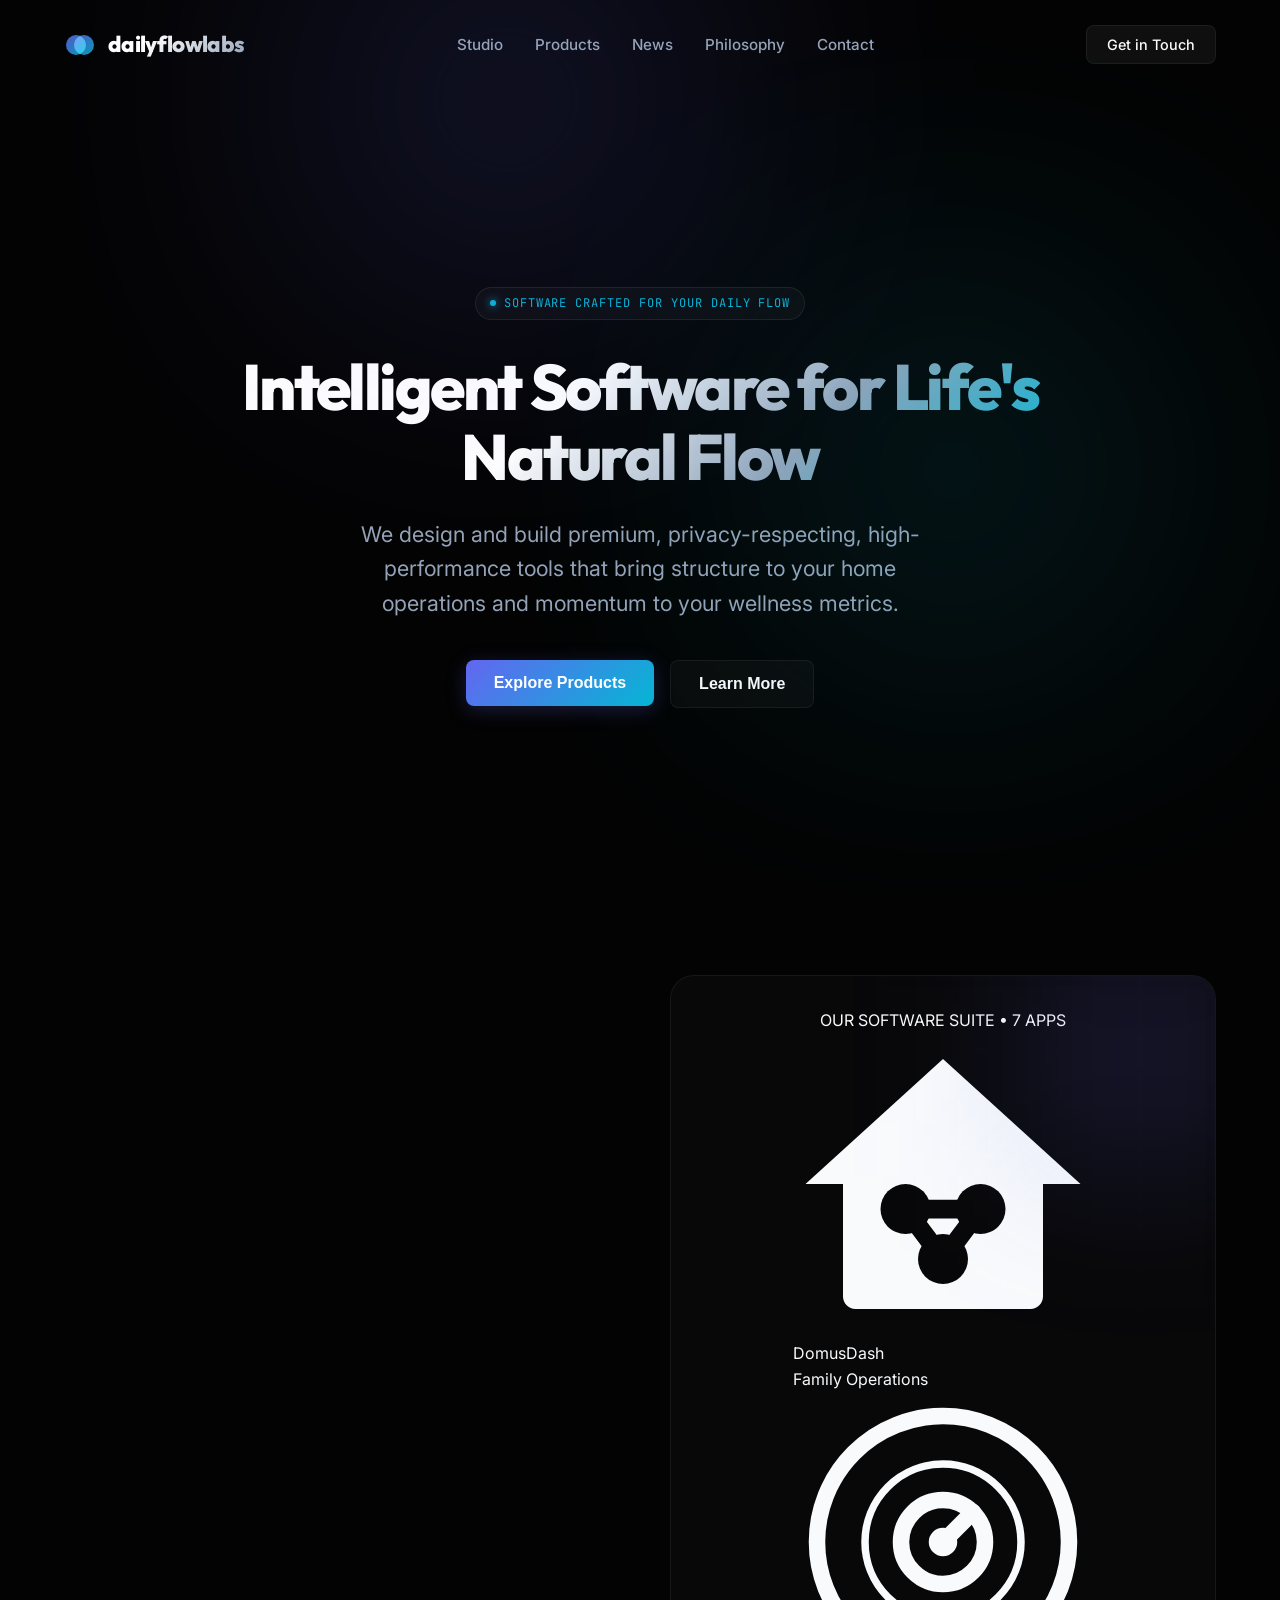
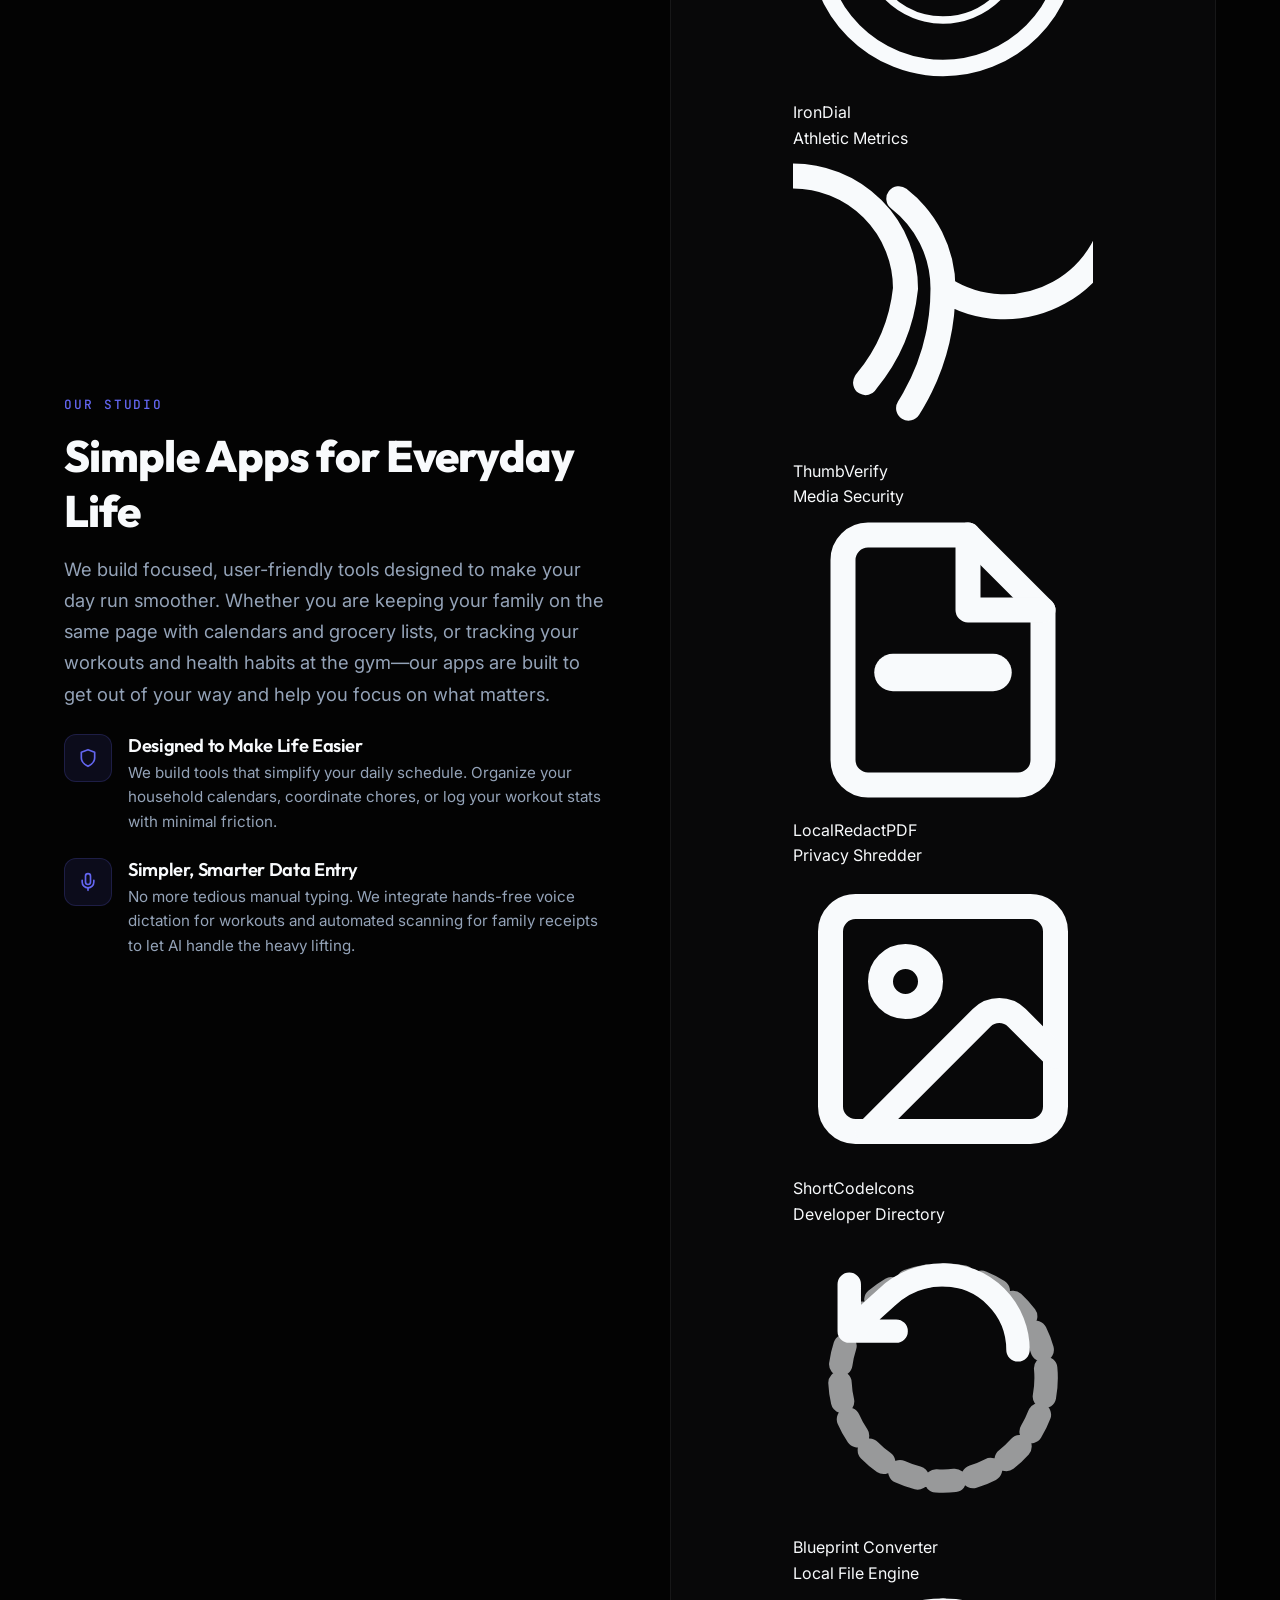
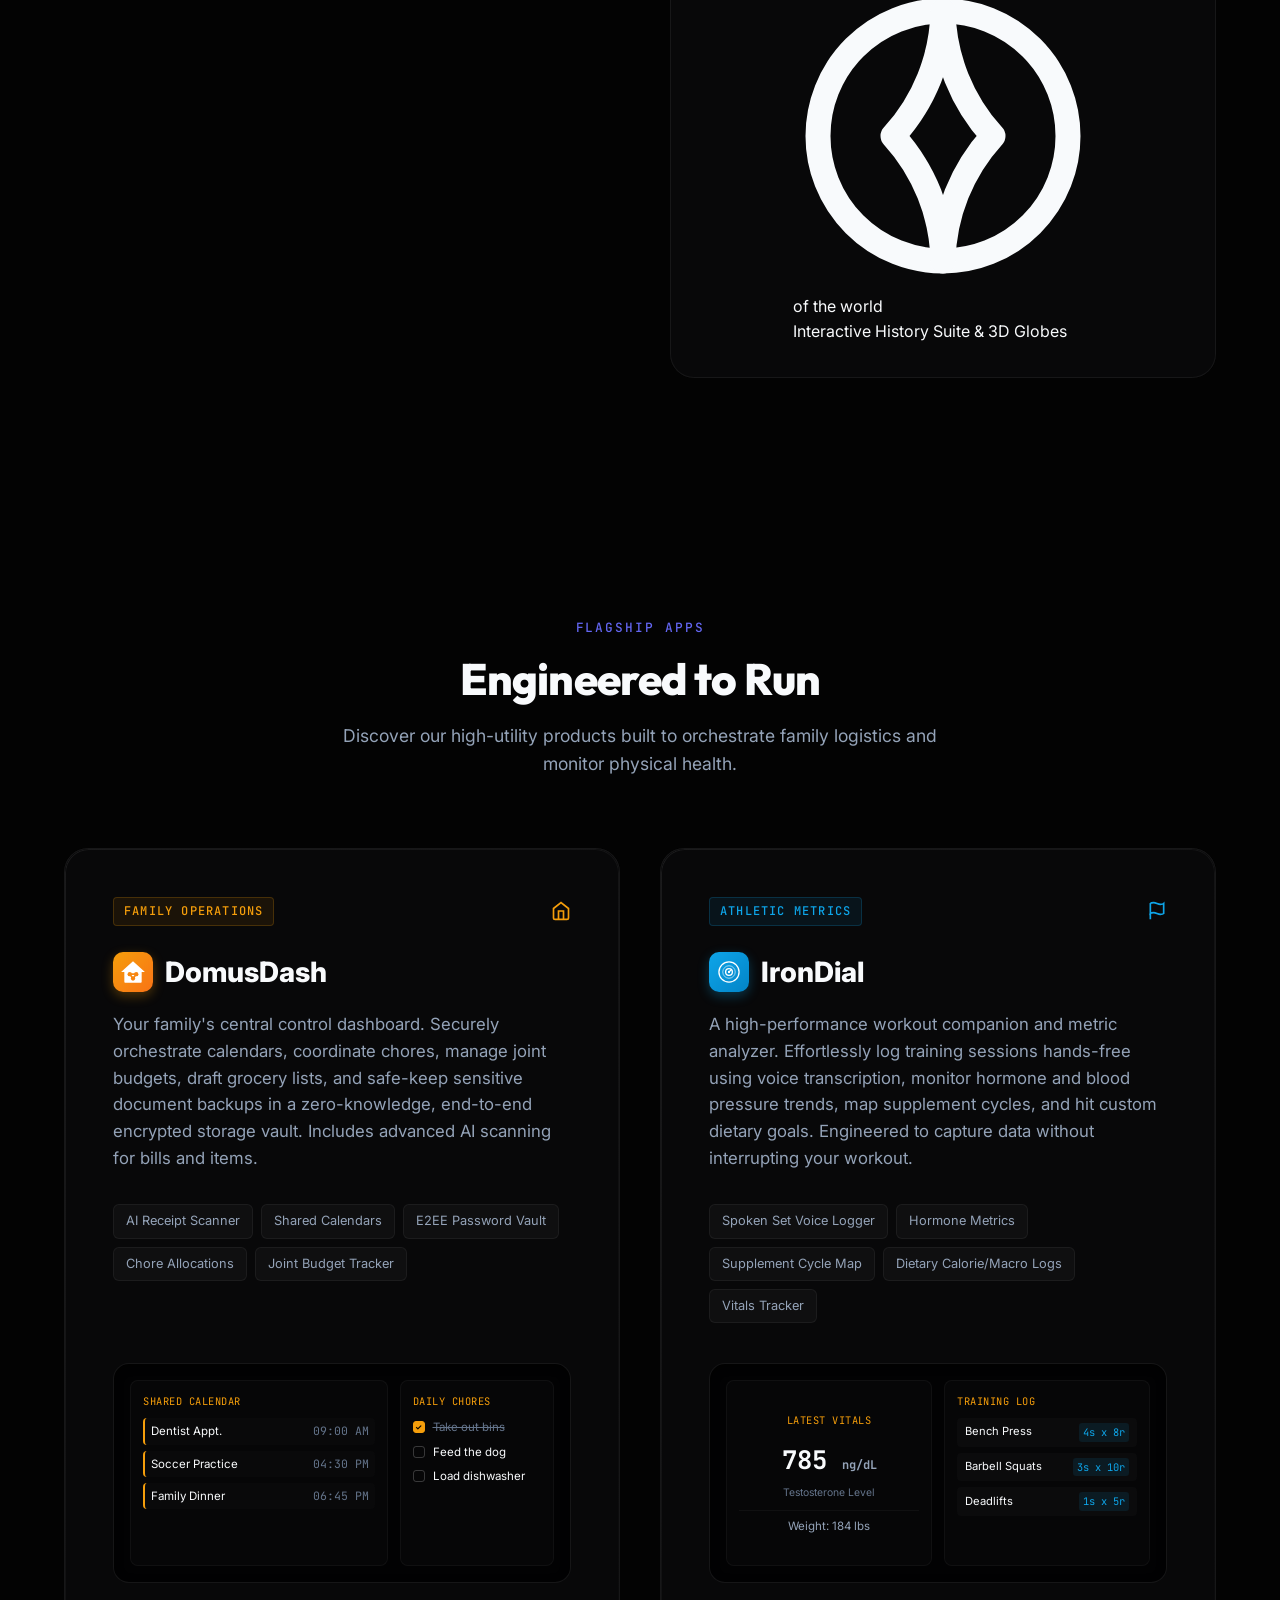
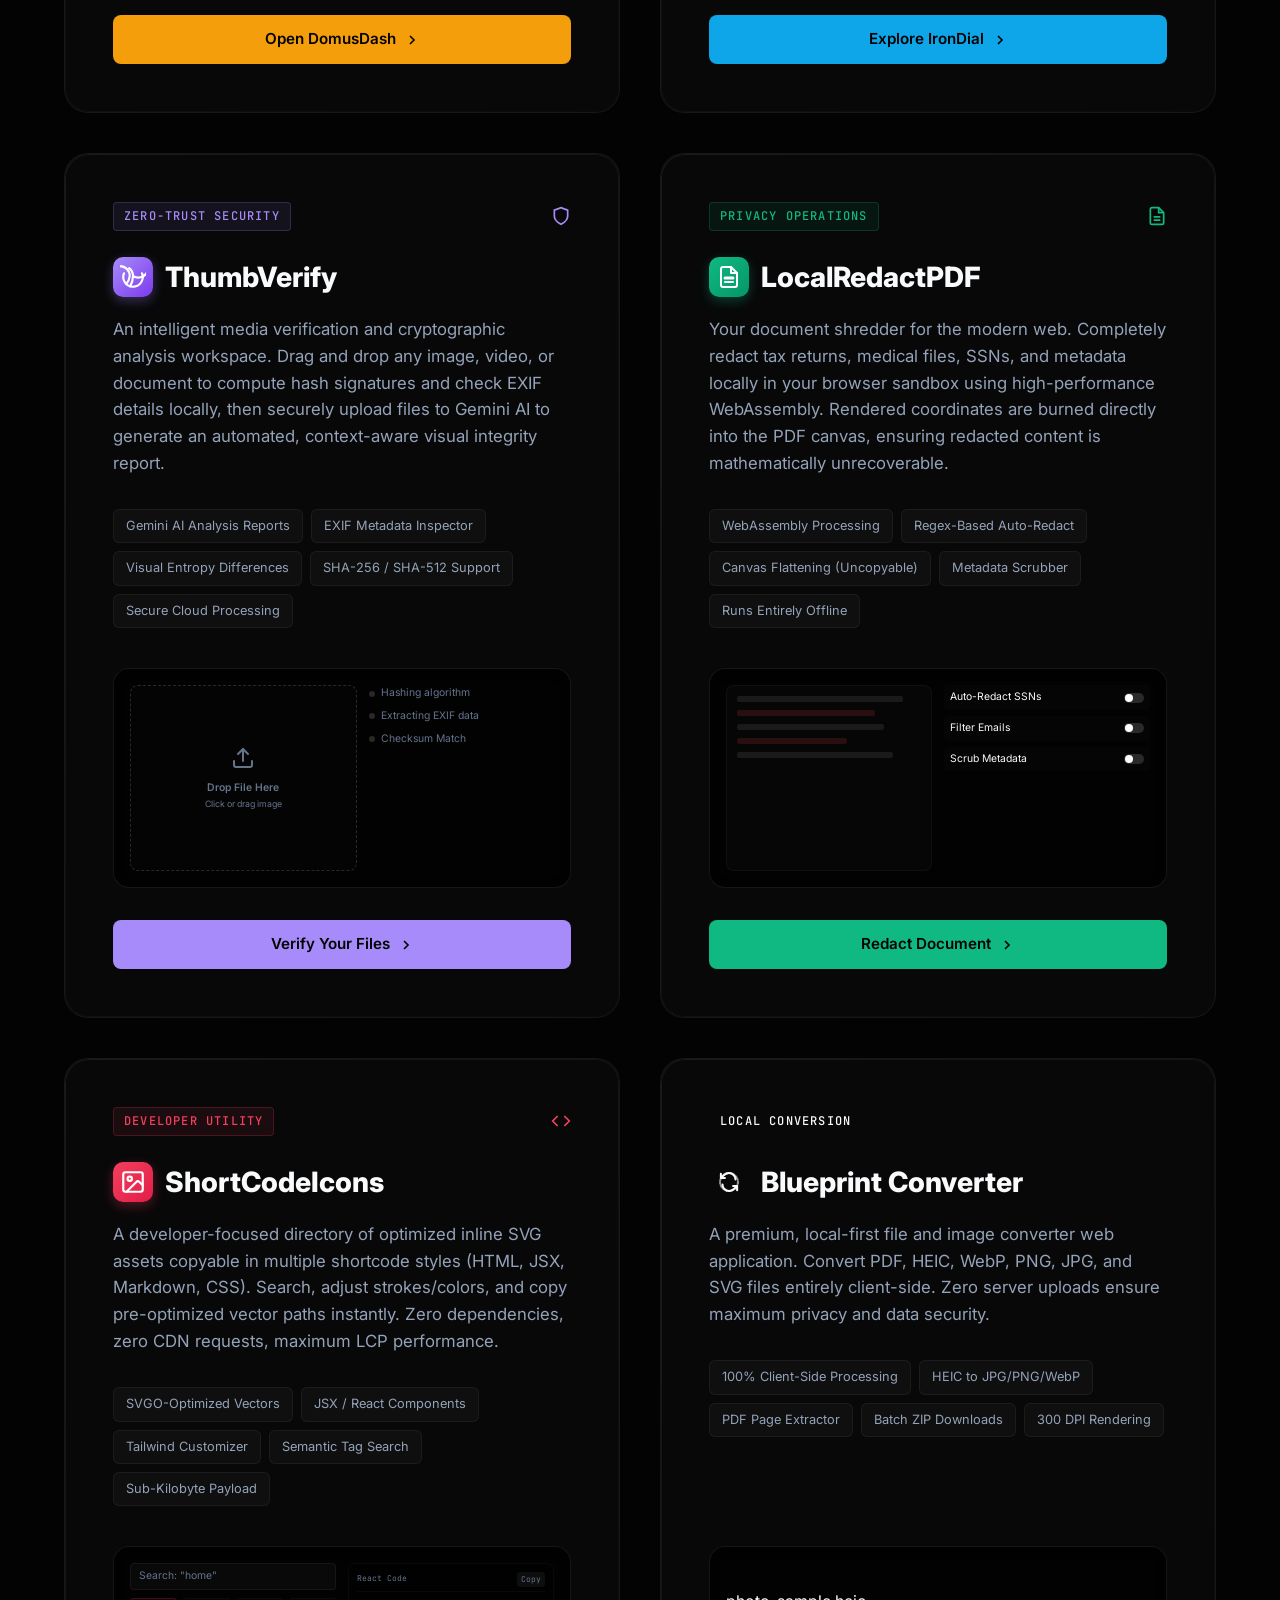
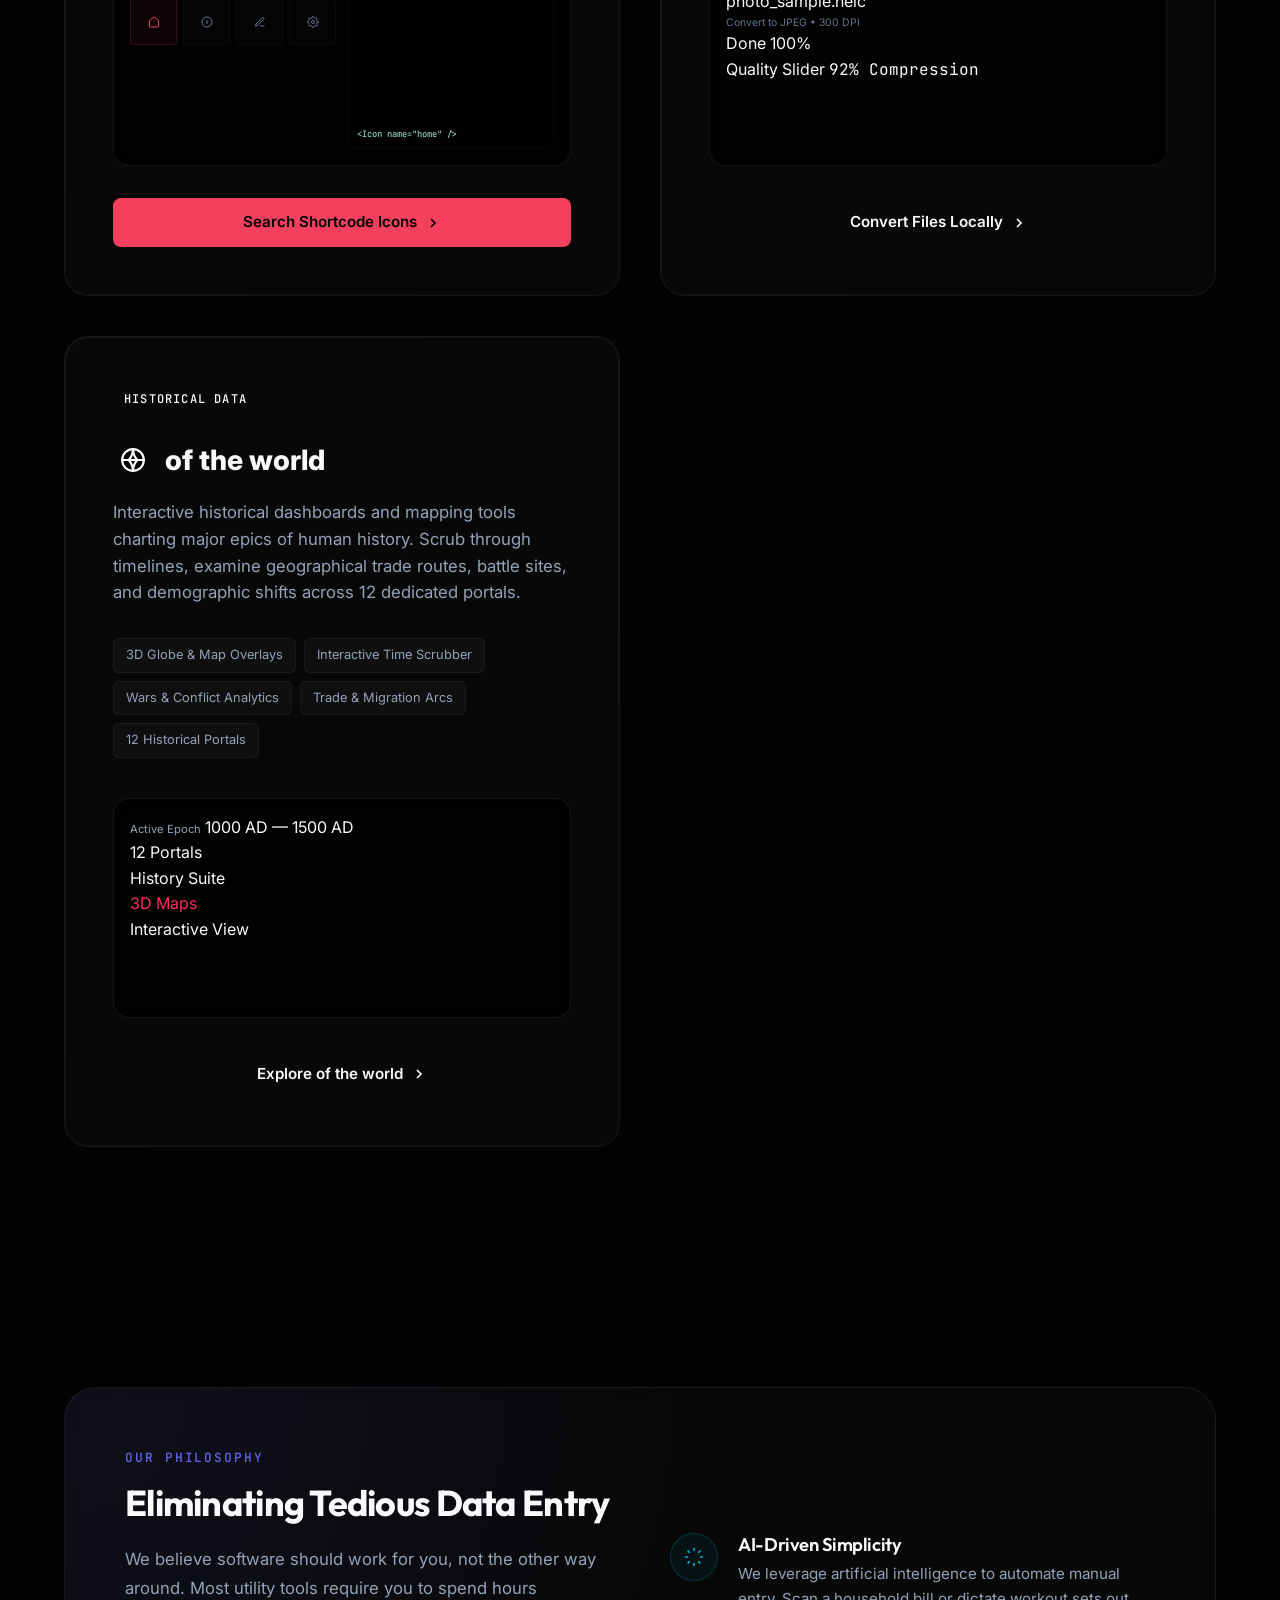
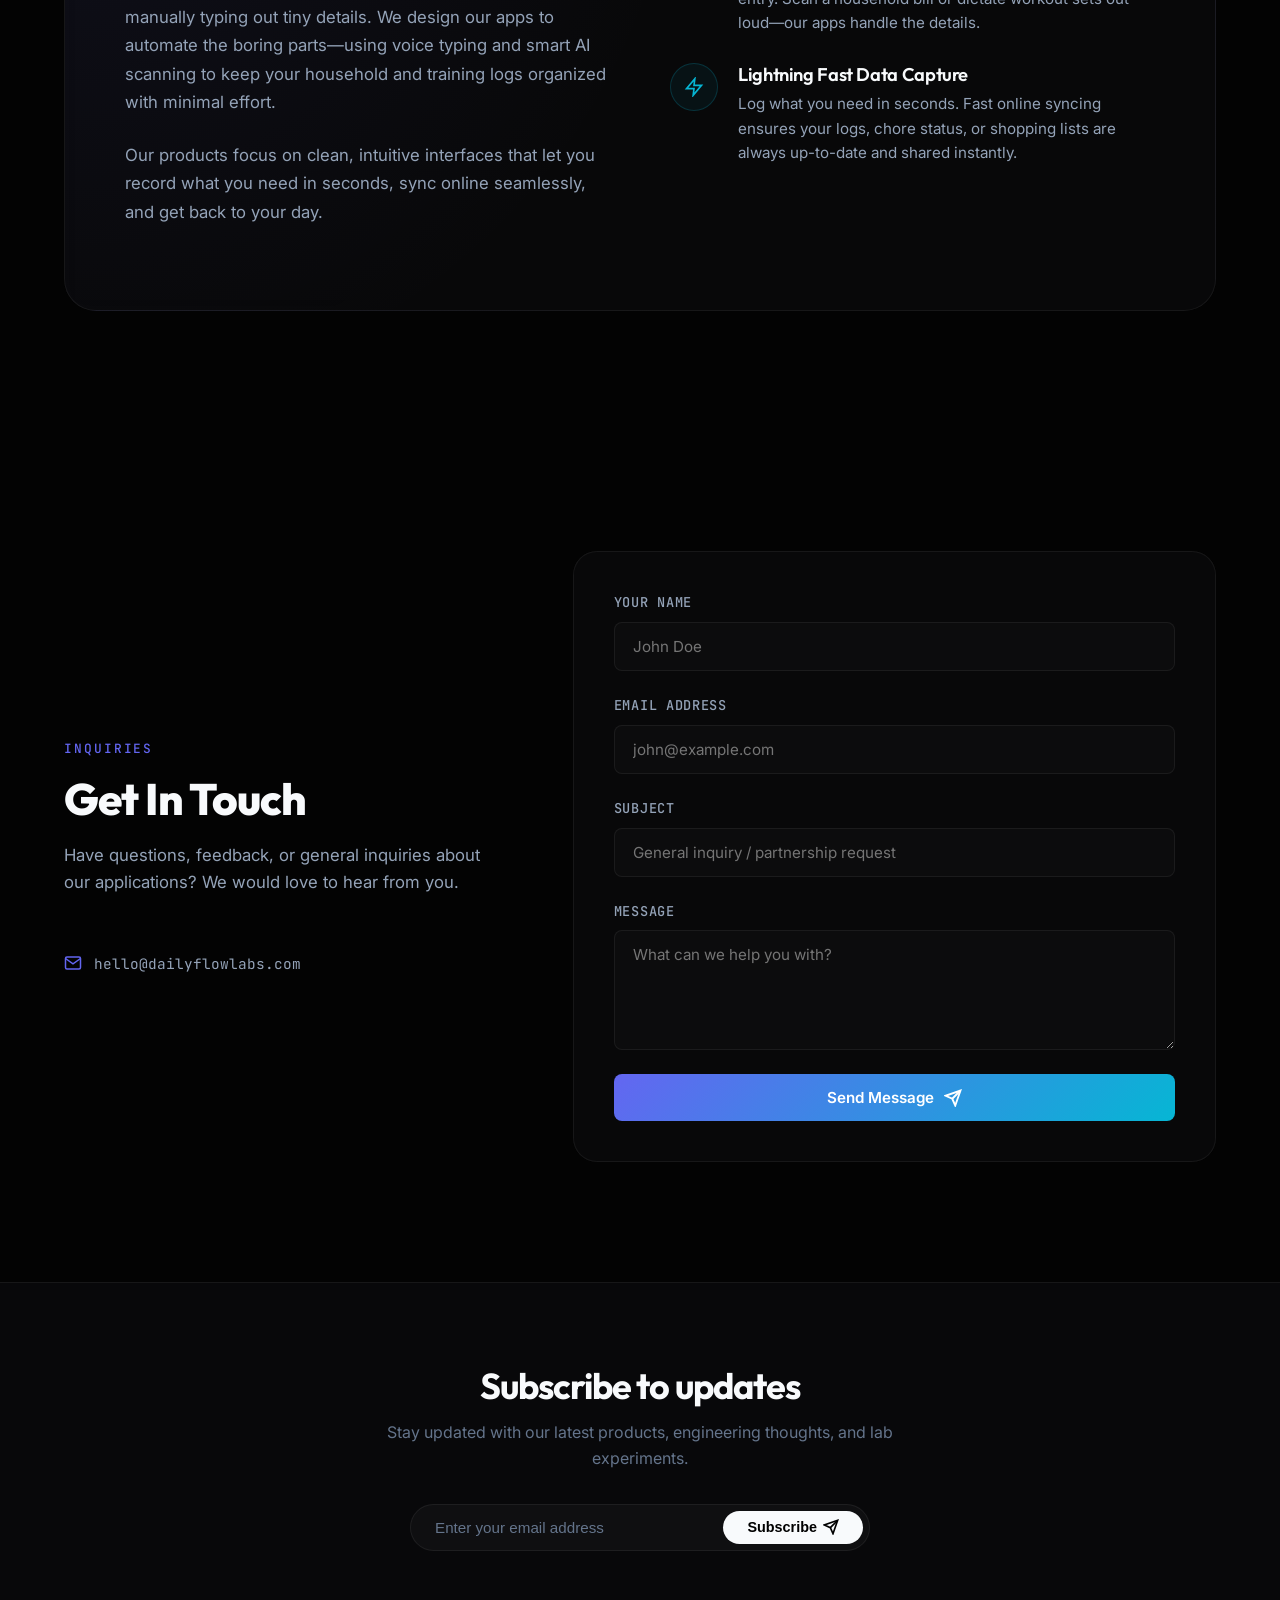
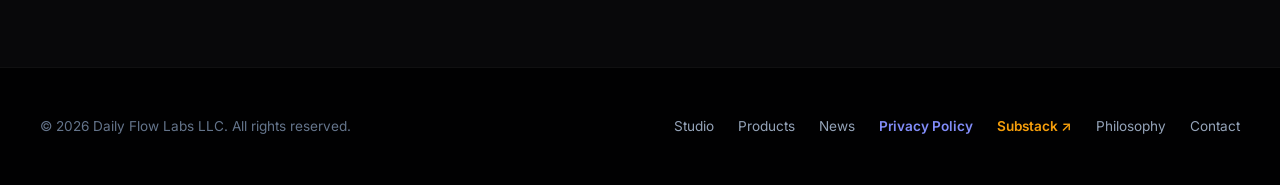
<file: index.html>
<!DOCTYPE html>
<html lang="en">
<head>
  <!-- Google tag (gtag.js) -->
  <script async src="https://www.googletagmanager.com/gtag/js?id=G-Y9NVESWLRV"></script>
  <script>
    window.dataLayer = window.dataLayer || [];
    function gtag(){dataLayer.push(arguments);}
    gtag('js', new Date());

    gtag('config', 'G-Y9NVESWLRV');
  </script>

  <meta charset="UTF-8">
  <meta name="viewport" content="width=device-width, initial-scale=1.0">
  
  <!-- SEO Meta Tags -->
  <title>Daily Flow Labs LLC - Software Studio</title>
  <meta name="description" content="Daily Flow Labs LLC is a premium software studio crafting privacy-first, offline-capable utilities like DomusDash and IronDial to streamline your daily flow.">
  <meta name="keywords" content="Daily Flow Labs, DomusDash, IronDial, software studio, family organizer, fitness tracker, privacy-first apps, local-first apps">
  <meta name="author" content="Daily Flow Labs LLC">
  
  <!-- OpenGraph / Facebook -->
  <meta property="og:type" content="website">
  <meta property="og:url" content="https://dailyflowlabs.com/">
  <meta property="og:title" content="Daily Flow Labs LLC - Software Studio">
  <meta property="og:description" content="Crafting privacy-first, high-performance daily utilities. Home of DomusDash and IronDial.">
  <meta property="og:image" content="https://dailyflowlabs.com/assets/og-cover.png">

  <!-- Twitter -->
  <meta property="twitter:card" content="summary_large_image">
  <meta property="twitter:url" content="https://dailyflowlabs.com/">
  <meta property="twitter:title" content="Daily Flow Labs LLC - Software Studio">
  <meta property="twitter:description" content="Crafting privacy-first, high-performance daily utilities. Home of DomusDash and IronDial.">
  <meta property="twitter:image" content="https://dailyflowlabs.com/assets/og-cover.png">

  <!-- Favicons & Manifest -->
  <link rel="icon" type="image/x-icon" href="/favicon.ico">
  <link rel="icon" type="image/svg+xml" href="/assets/favicon.svg">
  <link rel="icon" type="image/png" sizes="32x32" href="/assets/favicon-32x32.png">
  <link rel="icon" type="image/png" sizes="16x16" href="/assets/favicon-16x16.png">
  <link rel="apple-touch-icon" sizes="180x180" href="/assets/apple-touch-icon.png">
  <link rel="manifest" href="/site.webmanifest">

  <!-- Style Sheets -->
  <link rel="stylesheet" href="index.css">
  
  <!-- Scripts -->
  <script src="app.js" defer></script>

  <!-- Structured Data JSON-LD for Software Products -->
  <script type="application/ld+json">
  {
    "@context": "https://schema.org",
    "@graph": [
      {
        "@type": "SoftwareApplication",
        "@id": "https://domusdash.com",
        "name": "DomusDash",
        "url": "https://domusdash.com",
        "applicationCategory": "BusinessApplication",
        "operatingSystem": "All",
        "description": "Your family's central control dashboard. Securely orchestrate calendars, coordinate chores, manage joint budgets, draft grocery lists, and safe-keep sensitive document backups in a zero-knowledge, end-to-end encrypted storage vault."
      },
      {
        "@type": "SoftwareApplication",
        "@id": "https://irondial.app",
        "name": "IronDial",
        "url": "https://irondial.app",
        "applicationCategory": "HealthApplication",
        "operatingSystem": "All",
        "description": "A high-performance workout companion and metric analyzer. Effortlessly log training sessions hands-free using voice transcription, monitor hormone and blood pressure trends, map supplement cycles, and hit custom dietary goals."
      },
      {
        "@type": "SoftwareApplication",
        "@id": "https://thumbverify.com",
        "name": "ThumbVerify",
        "url": "https://thumbverify.com",
        "applicationCategory": "SecurityApplication",
        "operatingSystem": "All",
        "description": "An intelligent media verification and cryptographic analysis workspace. Compute hash signatures and check EXIF details locally, then securely process files through Gemini AI to generate automated, context-aware integrity reports."
      },
      {
        "@type": "SoftwareApplication",
        "@id": "https://localredactpdf.com",
        "name": "LocalRedactPDF",
        "url": "https://localredactpdf.com",
        "applicationCategory": "UtilitiesApplication",
        "operatingSystem": "All",
        "description": "Completely redact tax returns, medical files, SSNs, and metadata locally in your browser sandbox using high-performance WebAssembly. Rendered coordinates are burned directly into the PDF canvas, ensuring redacted content is mathematically unrecoverable."
      },
      {
        "@type": "SoftwareApplication",
        "@id": "https://shortcodeicons.com",
        "name": "ShortCodeIcons",
        "url": "https://shortcodeicons.com",
        "applicationCategory": "DeveloperApplication",
        "operatingSystem": "All",
        "description": "A developer-focused directory of optimized inline SVG assets copyable in multiple shortcode styles (HTML, JSX, Markdown, CSS) supporting search and live color customizer."
      },
      {
        "@type": "SoftwareApplication",
        "@id": "https://blueprintconverter.com",
        "name": "Blueprint Converter",
        "url": "https://blueprintconverter.com",
        "applicationCategory": "UtilitiesApplication",
        "operatingSystem": "All",
        "description": "A local-first file and image converter web application. Convert PDF, HEIC, WebP, PNG, JPG, and SVG files entirely client-side without uploading data to any external server."
      },
      {
        "@type": "SoftwareApplication",
        "@id": "https://oftheworld.io",
        "name": "of the world",
        "url": "https://oftheworld.io",
        "applicationCategory": "EducationalApplication",
        "operatingSystem": "All",
        "description": "Interactive historical dashboards, chronological databases, and 3D globe mapping tools charting major epics of human history."
      }

    ]
  }
  </script>


  <!-- Microsoft Clarity -->
  <script type="text/javascript">
      (function(c,l,a,r,i,t,y){
                var h=window.location.hostname; if(h.includes("localhost")||h.includes("127.0.0.1")||h.startsWith("dev.")) return;
          c[a]=c[a]||function(){(c[a].q=c[a].q||[]).push(arguments)};
          t=l.createElement(r);t.async=1;t.src="https://www.clarity.ms/tag/"+i;
          y=l.getElementsByTagName(r)[0];y.parentNode.insertBefore(t,y);
      })(window, document, "clarity", "script", "xdqpivby3i");
  </script>
</head>

<body>

  <!-- Background Orbs -->
  <div class="orb orb-primary"></div>
  <div class="orb orb-secondary"></div>

  <!-- Header -->
  <header>
    <div class="header-container">
      <a href="#home" class="logo-wrapper" id="logo-link">
        <div class="logo-symbol"></div>
        <span class="logo-text">dailyflowlabs</span>
      </a>
      <nav>
        <ul class="nav-menu">
          <li><a href="#about" class="nav-link">Studio</a></li>
          <li><a href="#products" class="nav-link">Products</a></li>
          <li><a href="news.html" class="nav-link">News</a></li>
          <li><a href="#philosophy" class="nav-link">Philosophy</a></li>
          <li><a href="#contact" class="nav-link">Contact</a></li>
        </ul>


      </nav>
      <a href="#contact">
        <button class="btn-contact">Get in Touch</button>
      </a>
    </div>
  </header>

  <main>
    <!-- Hero Section -->
    <section class="hero" id="home">
      <div class="hero-content">
        <div class="hero-badge">
          <span></span> Software crafted for your daily flow
        </div>
        <h1 class="hero-title text-gradient">Intelligent Software for Life's Natural Flow</h1>
        <p class="hero-subtitle">
          We design and build premium, privacy-respecting, high-performance tools that bring structure to your home operations and momentum to your wellness metrics.
        </p>
        <div class="hero-actions">
          <a href="#products">
            <button class="btn-primary">Explore Products</button>
          </a>
          <a href="#about">
            <button class="btn-secondary">Learn More</button>
          </a>
        </div>
    </section>

    <!-- Studio Mission / About Section -->
    <section class="section container native-reveal reveal" id="about">
      <div class="about-grid">
        <div>
          <span class="section-tag">Our Studio</span>
          <h2 class="section-title">Simple Apps for Everyday Life</h2>
          <p class="about-feature-desc" style="margin-bottom: 24px; font-size: 1.15rem; line-height: 1.7;">
            We build focused, user-friendly tools designed to make your day run smoother. Whether you are keeping your family on the same page with calendars and grocery lists, or tracking your workouts and health habits at the gym—our apps are built to get out of your way and help you focus on what matters.
          </p>
          <div class="about-features">
            <div class="about-feature">
              <div class="about-feature-icon">
                <svg width="20" height="20" viewBox="0 0 24 24" fill="none" stroke="currentColor" stroke-width="2" stroke-linecap="round" stroke-linejoin="round"><path d="M12 22s8-4 8-10V5l-8-3-8 3v7c0 6 8 10 8 10z"/></svg>
              </div>
              <div>
                <h3 class="about-feature-title">Designed to Make Life Easier</h3>
                <p class="about-feature-desc">We build tools that simplify your daily schedule. Organize your household calendars, coordinate chores, or log your workout stats with minimal friction.</p>
              </div>
            </div>
            <div class="about-feature">
              <div class="about-feature-icon">
                <svg width="20" height="20" viewBox="0 0 24 24" fill="none" stroke="currentColor" stroke-width="2" stroke-linecap="round" stroke-linejoin="round"><path d="M12 2a3 3 0 0 0-3 3v7a3 3 0 0 0 6 0V5a3 3 0 0 0-3-3Z"/><path d="M19 10v2a7 7 0 0 1-14 0v-2"/><line x1="12" y1="19" x2="12" y2="22"/></svg>
              </div>
              <div>
                <h3 class="about-feature-title">Simpler, Smarter Data Entry</h3>
                <p class="about-feature-desc">No more tedious manual typing. We integrate hands-free voice dictation for workouts and automated scanning for family receipts to let AI handle the heavy lifting.</p>
              </div>
            </div>
          </div>
        </div>
        
        <div class="about-visual">
          <div class="about-suite-header">
            <span class="about-suite-badge">OUR SOFTWARE SUITE • 7 APPS</span>
          </div>
          <div class="about-apps-grid">
            <!-- App 1: DomusDash -->
            <a href="https://domusdash.com" target="_blank" rel="noopener noreferrer" class="about-app-chip about-app-domus">
              <div class="about-chip-icon about-chip-domus">
                <svg viewBox="0 0 24 24" fill="currentColor" style="width: 100%; height: 100%;">
                  <mask id="domus-mask-chip">
                    <rect width="24" height="24" fill="white" />
                    <circle cx="9" cy="14" r="2" fill="black" />
                    <circle cx="15" cy="14" r="2" fill="black" />
                    <circle cx="12" cy="18" r="2" fill="black" />
                    <path d="M9 14L15 14M9 14L12 18M15 14L12 18" stroke="black" stroke-width="1.5" />
                  </mask>
                  <path d="M12 2L1 12H4V21C4 21.5523 4.44772 22 5 22H19C19.5523 22 20 21.5523 20 21V12H23L12 2Z" mask="url(#domus-mask-chip)" />
                </svg>
              </div>
              <div class="about-chip-text">
                <div class="about-chip-name">DomusDash</div>
                <div class="about-chip-sub">Family Operations</div>
              </div>
            </a>

            <!-- App 2: IronDial -->
            <a href="https://irondial.app" target="_blank" rel="noopener noreferrer" class="about-app-chip about-app-iron">
              <div class="about-chip-icon about-chip-iron">
                <svg viewBox="0 0 100 100" fill="none" stroke="currentColor" stroke-width="4.5" style="width: 100%; height: 100%;">
                  <circle cx="50" cy="50" r="42" stroke-width="5.5"/>
                  <circle cx="50" cy="50" r="26" stroke-width="2.5"/>
                  <circle cx="50" cy="50" r="14" stroke-width="5.5"/>
                  <line x1="50" y1="50" x2="60" y2="40" stroke-width="5.5" stroke-linecap="round"/>
                  <circle cx="50" cy="50" r="2.5" fill="currentColor"/>
                </svg>
              </div>
              <div class="about-chip-text">
                <div class="about-chip-name">IronDial</div>
                <div class="about-chip-sub">Athletic Metrics</div>
              </div>
            </a>

            <!-- App 3: ThumbVerify -->
            <a href="https://thumbverify.com" target="_blank" rel="noopener noreferrer" class="about-app-chip about-app-thumbverify">
              <div class="about-chip-icon about-chip-thumbverify">
                <svg viewBox="0 0 24 24" fill="none" stroke="currentColor" stroke-width="2" stroke-linecap="round" stroke-linejoin="round" style="width: 100%; height: 100%;">
                  <path d="M12 11c0 3.517-1.009 6.799-2.753 9.571m-3.44-2.04l.054-.09A13.916 13.916 0 009 11a9 9 0 10-18 0c0 1.29.18 2.536.518 3.715M12 11a9 9 0 0013.918-7.715M12 11c0-2.924-1.39-5.523-3.535-7.183"/>
                </svg>
              </div>
              <div class="about-chip-text">
                <div class="about-chip-name">ThumbVerify</div>
                <div class="about-chip-sub">Media Security</div>
              </div>
            </a>

            <!-- App 4: LocalRedactPDF -->
            <a href="https://localredactpdf.com" target="_blank" rel="noopener noreferrer" class="about-app-chip about-app-redact">
              <div class="about-chip-icon about-chip-redact">
                <svg viewBox="0 0 24 24" fill="none" stroke="currentColor" stroke-width="2" stroke-linecap="round" stroke-linejoin="round" style="width: 100%; height: 100%;">
                  <path d="M14 2H6a2 2 0 0 0-2 2v16a2 2 0 0 0 2 2h12a2 2 0 0 0 2-2V8z"/>
                  <polyline points="14 2 14 8 20 8"/>
                  <line x1="16" y1="13" x2="8" y2="13" stroke-width="3"/>
                </svg>
              </div>
              <div class="about-chip-text">
                <div class="about-chip-name">LocalRedactPDF</div>
                <div class="about-chip-sub">Privacy Shredder</div>
              </div>
            </a>

            <!-- App 5: ShortCodeIcons -->
            <a href="https://shortcodeicons.com" target="_blank" rel="noopener noreferrer" class="about-app-chip about-app-icons">
              <div class="about-chip-icon about-chip-icons">
                <svg viewBox="0 0 24 24" fill="none" stroke="currentColor" stroke-width="2" stroke-linecap="round" stroke-linejoin="round" style="width: 100%; height: 100%;">
                  <rect x="3" y="3" width="18" height="18" rx="2" ry="2"/>
                  <circle cx="9" cy="9" r="2"/>
                  <path d="M21 15l-3.086-3.086a2 2 0 0 0-2.828 0L6 21"/>
                </svg>
              </div>
              <div class="about-chip-text">
                <div class="about-chip-name">ShortCodeIcons</div>
                <div class="about-chip-sub">Developer Directory</div>
              </div>
            </a>

            <!-- App 6: Blueprint Converter -->
            <a href="https://blueprintconverter.com" target="_blank" rel="noopener noreferrer" class="about-app-chip about-app-blueprint">
              <div class="about-chip-icon about-chip-blueprint">
                <svg viewBox="0 0 32 32" fill="none" stroke="currentColor" stroke-width="2.5" stroke-linecap="round" stroke-linejoin="round" style="width: 100%; height: 100%;">
                  <circle cx="16" cy="16" r="11" stroke-dasharray="2 2" opacity="0.6"/>
                  <path d="M24 13a8 8 0 0 0-8-8 8.7 8.7 0 0 0-6 2.4L6 11M6 6v5h5" />
                </svg>
              </div>
              <div class="about-chip-text">
                <div class="about-chip-name">Blueprint Converter</div>
                <div class="about-chip-sub">Local File Engine</div>
              </div>
            </a>

            <!-- App 7: of the world -->
            <a href="https://oftheworld.io" target="_blank" rel="noopener noreferrer" class="about-app-chip about-app-world" style="grid-column: span 2;">
              <div class="about-chip-icon about-chip-world">
                <svg viewBox="0 0 24 24" fill="none" stroke="currentColor" stroke-width="2" stroke-linecap="round" stroke-linejoin="round" style="width: 100%; height: 100%;">
                  <circle cx="12" cy="12" r="10"/>
                  <path d="M12 2a15.3 15.3 0 0 0 4 10 15.3 15.3 0 0 0-4 10 15.3 15.3 0 0 0-4-10 15.3 15.3 0 0 0 4-10z"/>
                </svg>
              </div>
              <div class="about-chip-text">
                <div class="about-chip-name">of the world</div>
                <div class="about-chip-sub">Interactive History Suite & 3D Globes</div>
              </div>
            </a>
          </div>
        </div>

      </div>
    </section>

    <!-- Products Section -->
    <section class="section container native-reveal reveal" id="products">
      <div class="section-header">
        <span class="section-tag">Flagship Apps</span>
        <h2 class="section-title">Engineered to Run</h2>
        <p class="section-description">Discover our high-utility products built to orchestrate family logistics and monitor physical health.</p>
      </div>

      <div class="products-grid">
        <!-- PRODUCT 1: DomusDash -->
        <div class="product-card product-card-domus">
          <div class="product-header">
            <div class="product-tag product-tag-domus">Family Operations</div>
            <svg width="20" height="20" viewBox="0 0 24 24" fill="none" stroke="var(--accent-domus)" stroke-width="2"><path d="M3 9l9-7 9 7v11a2 2 0 0 1-2 2H5a2 2 0 0 1-2-2z"/><polyline points="9 22 9 12 15 12 15 22"/></svg>
          </div>
          <div class="product-logo">
            <div class="product-logo-icon product-logo-icon-domus" style="padding: 7px;">
              <svg viewBox="0 0 24 24" fill="currentColor" style="width: 100%; height: 100%;">
                <mask id="domus-mask-card">
                  <rect width="24" height="24" fill="white" />
                  <circle cx="9" cy="14" r="2" fill="black" />
                  <circle cx="15" cy="14" r="2" fill="black" />
                  <circle cx="12" cy="18" r="2" fill="black" />
                  <path d="M9 14L15 14M9 14L12 18M15 14L12 18" stroke="black" stroke-width="1.5" />
                </mask>
                <path d="M12 2L1 12H4V21C4 21.5523 4.44772 22 5 22H19C19.5523 22 20 21.5523 20 21V12H23L12 2Z" mask="url(#domus-mask-card)" />
              </svg>
            </div>
            <span class="product-name">DomusDash</span>
          </div>
          <p class="product-description">
            Your family's central control dashboard. Securely orchestrate calendars, coordinate chores, manage joint budgets, draft grocery lists, and safe-keep sensitive document backups in a zero-knowledge, end-to-end encrypted storage vault. Includes advanced AI scanning for bills and items.
          </p>
          <div class="product-features">
            <span class="product-feature-tag">AI Receipt Scanner</span>
            <span class="product-feature-tag">Shared Calendars</span>
            <span class="product-feature-tag">E2EE Password Vault</span>
            <span class="product-feature-tag">Chore Allocations</span>
            <span class="product-feature-tag">Joint Budget Tracker</span>
          </div>
          
          <!-- Mockup Frame -->
          <div class="product-mockup">
            <div class="mockup-domus-grid">
              <div class="mockup-card">
                <span class="mockup-card-title">Shared Calendar</span>
                <div class="mockup-calendar">
                  <div class="calendar-row">
                    <span>Dentist Appt.</span>
                    <span class="calendar-time">09:00 AM</span>
                  </div>
                  <div class="calendar-row">
                    <span>Soccer Practice</span>
                    <span class="calendar-time">04:30 PM</span>
                  </div>
                  <div class="calendar-row">
                    <span>Family Dinner</span>
                    <span class="calendar-time">06:45 PM</span>
                  </div>
                </div>
              </div>
              <div class="mockup-card">
                <span class="mockup-card-title">Daily Chores</span>
                <div class="mockup-chores">
                  <div class="chore-row">
                    <span class="chore-check chore-check-checked"></span>
                    <span class="chore-text-done">Take out bins</span>
                  </div>
                  <div class="chore-row">
                    <span class="chore-check"></span>
                    <span>Feed the dog</span>
                  </div>
                  <div class="chore-row">
                    <span class="chore-check"></span>
                    <span>Load dishwasher</span>
                  </div>
                </div>
              </div>
            </div>
          </div>

          <a href="https://domusdash.com" target="_blank" rel="noopener noreferrer" class="product-cta product-cta-domus">
            Open DomusDash
            <svg width="16" height="16" viewBox="0 0 24 24" fill="none" stroke="currentColor" stroke-width="2.5"><polyline points="9 18 15 12 9 6"/></svg>
          </a>
        </div>

        <!-- PRODUCT 2: IronDial -->
        <div class="product-card product-card-iron">
          <div class="product-header">
            <div class="product-tag product-tag-iron">Athletic Metrics</div>
            <svg width="20" height="20" viewBox="0 0 24 24" fill="none" stroke="var(--accent-iron)" stroke-width="2"><path d="M4 15s1-1 4-1 5 2 8 2 4-1 4-1V3s-1 1-4 1-5-2-8-2-4 1-4 1z"/><line x1="4" y1="22" x2="4" y2="15"/></svg>
          </div>
          <div class="product-logo">
            <div class="product-logo-icon product-logo-icon-iron" style="padding: 8px;">
              <svg viewBox="0 0 100 100" fill="none" stroke="currentColor" stroke-width="4.5" style="width: 100%; height: 100%;">
                <circle cx="50" cy="50" r="42" stroke-width="5.5"/>
                <circle cx="50" cy="50" r="26" stroke-width="2.5"/>
                <circle cx="50" cy="50" r="14" stroke-width="5.5"/>
                <line x1="50" y1="50" x2="60" y2="40" stroke-width="5.5" stroke-linecap="round"/>
                <circle cx="50" cy="50" r="2.5" fill="currentColor"/>
              </svg>
            </div>
            <span class="product-name">IronDial</span>
          </div>
          <p class="product-description">
            A high-performance workout companion and metric analyzer. Effortlessly log training sessions hands-free using voice transcription, monitor hormone and blood pressure trends, map supplement cycles, and hit custom dietary goals. Engineered to capture data without interrupting your workout.
          </p>
          <div class="product-features">
            <span class="product-feature-tag">Spoken Set Voice Logger</span>
            <span class="product-feature-tag">Hormone Metrics</span>
            <span class="product-feature-tag">Supplement Cycle Map</span>
            <span class="product-feature-tag">Dietary Calorie/Macro Logs</span>
            <span class="product-feature-tag">Vitals Tracker</span>
          </div>
          
          <!-- Mockup Frame -->
          <div class="product-mockup">
            <div class="mockup-iron-grid">
              <div class="mockup-card mockup-vital-card">
                <span class="mockup-card-title">Latest Vitals</span>
                <div class="mockup-vital-num">785 <span>ng/dL</span></div>
                <span style="font-size: 0.65rem; color: var(--text-muted); display: block; margin-top: 4px;">Testosterone Level</span>
                <div style="font-size: 0.72rem; color: var(--text-secondary); margin-top: 8px; border-top: 1px solid rgba(255,255,255,0.04); padding-top: 6px;">
                  Weight: 184 lbs
                </div>
              </div>
              <div class="mockup-card">
                <span class="mockup-card-title">Training Log</span>
                <div class="mockup-workout-list">
                  <div class="workout-item">
                    <span>Bench Press</span>
                    <span class="workout-sets">4s x 8r</span>
                  </div>
                  <div class="workout-item">
                    <span>Barbell Squats</span>
                    <span class="workout-sets">3s x 10r</span>
                  </div>
                  <div class="workout-item">
                    <span>Deadlifts</span>
                    <span class="workout-sets">1s x 5r</span>
                  </div>
                </div>
              </div>
            </div>
          </div>

          <a href="https://irondial.app" target="_blank" rel="noopener noreferrer" class="product-cta product-cta-iron">
            Explore IronDial
            <svg width="16" height="16" viewBox="0 0 24 24" fill="none" stroke="currentColor" stroke-width="2.5"><polyline points="9 18 15 12 9 6"/></svg>
          </a>
        </div>

        <!-- PRODUCT 3: ThumbVerify -->
        <div class="product-card product-card-thumbverify">
          <div class="product-header">
            <div class="product-tag product-tag-thumbverify">Zero-Trust Security</div>
            <svg width="20" height="20" viewBox="0 0 24 24" fill="none" stroke="var(--accent-thumbverify)" stroke-width="2"><path d="M12 22s8-4 8-10V5l-8-3-8 3v7c0 6 8 10 8 10z"/></svg>
          </div>
          <div class="product-logo">
            <div class="product-logo-icon product-logo-icon-thumbverify" style="padding: 7px;">
              <svg viewBox="0 0 24 24" fill="none" stroke="currentColor" stroke-width="2" stroke-linecap="round" stroke-linejoin="round" style="width: 100%; height: 100%;">
                <path d="M12 11c0 3.517-1.009 6.799-2.753 9.571m-3.44-2.04l.054-.09A13.916 13.916 0 009 11a9 9 0 10-18 0c0 1.29.18 2.536.518 3.715M12 11a9 9 0 0013.918-7.715M12 11c0-2.924-1.39-5.523-3.535-7.183"/>
                <path d="M12 21a9.003 9.003 0 008.313-12.43M12 21a9.003 9.003 0 01-8.313-12.43"/>
              </svg>
            </div>
            <span class="product-name">ThumbVerify</span>
          </div>
          <p class="product-description">
            An intelligent media verification and cryptographic analysis workspace. Drag and drop any image, video, or document to compute hash signatures and check EXIF details locally, then securely upload files to Gemini AI to generate an automated, context-aware visual integrity report.
          </p>
          <div class="product-features">
            <span class="product-feature-tag">Gemini AI Analysis Reports</span>
            <span class="product-feature-tag">EXIF Metadata Inspector</span>
            <span class="product-feature-tag">Visual Entropy Differences</span>
            <span class="product-feature-tag">SHA-256 / SHA-512 Support</span>
            <span class="product-feature-tag">Secure Cloud Processing</span>
          </div>
          
          <!-- Mockup Frame -->
          <div class="product-mockup">
            <div class="mockup-thumbverify-container">
              <div class="thumbverify-dropzone" id="thumbverify-dropzone">
                <svg width="24" height="24" viewBox="0 0 24 24" fill="none" stroke="currentColor" stroke-width="2" stroke-linecap="round" stroke-linejoin="round"><path d="M21 15v4a2 2 0 0 1-2 2H5a2 2 0 0 1-2-2v-4"/><polyline points="17 8 12 3 7 8"/><line x1="12" y1="3" x2="12" y2="15"/></svg>
                <div class="thumbverify-status-title">Drop File Here</div>
                <div class="thumbverify-status-desc">Click or drag image</div>
              </div>
              <div class="thumbverify-results">
                <div class="thumbverify-row" id="tv-row-1">
                  <span class="thumbverify-indicator"></span>
                  <span>Hashing algorithm</span>
                </div>
                <div class="thumbverify-row" id="tv-row-2">
                  <span class="thumbverify-indicator"></span>
                  <span>Extracting EXIF data</span>
                </div>
                <div class="thumbverify-row" id="tv-row-3">
                  <span class="thumbverify-indicator"></span>
                  <span>Checksum Match</span>
                </div>
              </div>
            </div>
          </div>

          <a href="https://thumbverify.com" target="_blank" rel="noopener noreferrer" class="product-cta product-cta-thumbverify">
            Verify Your Files
            <svg width="16" height="16" viewBox="0 0 24 24" fill="none" stroke="currentColor" stroke-width="2.5"><polyline points="9 18 15 12 9 6"/></svg>
          </a>
        </div>

        <!-- PRODUCT 4: LocalRedactPDF -->
        <div class="product-card product-card-redact">
          <div class="product-header">
            <div class="product-tag product-tag-redact">Privacy Operations</div>
            <svg width="20" height="20" viewBox="0 0 24 24" fill="none" stroke="var(--accent-redact)" stroke-width="2"><path d="M14 2H6a2 2 0 0 0-2 2v16a2 2 0 0 0 2 2h12a2 2 0 0 0 2-2V8z"/><polyline points="14 2 14 8 20 8"/><line x1="16" y1="13" x2="8" y2="13" stroke-width="2"/><line x1="16" y1="17" x2="8" y2="17"/></svg>
          </div>
          <div class="product-logo">
            <div class="product-logo-icon product-logo-icon-redact" style="padding: 8px;">
              <svg viewBox="0 0 24 24" fill="none" stroke="currentColor" stroke-width="2" stroke-linecap="round" stroke-linejoin="round" style="width: 100%; height: 100%;">
                <path d="M14 2H6a2 2 0 0 0-2 2v16a2 2 0 0 0 2 2h12a2 2 0 0 0 2-2V8z"/>
                <polyline points="14 2 14 8 20 8"/>
                <line x1="16" y1="13" x2="8" y2="13" stroke-width="3"/>
                <line x1="16" y1="17" x2="8" y2="17"/>
              </svg>
            </div>
            <span class="product-name">LocalRedactPDF</span>
          </div>
          <p class="product-description">
            Your document shredder for the modern web. Completely redact tax returns, medical files, SSNs, and metadata locally in your browser sandbox using high-performance WebAssembly. Rendered coordinates are burned directly into the PDF canvas, ensuring redacted content is mathematically unrecoverable.
          </p>
          <div class="product-features">
            <span class="product-feature-tag">WebAssembly Processing</span>
            <span class="product-feature-tag">Regex-Based Auto-Redact</span>
            <span class="product-feature-tag">Canvas Flattening (Uncopyable)</span>
            <span class="product-feature-tag">Metadata Scrubber</span>
            <span class="product-feature-tag">Runs Entirely Offline</span>
          </div>
          
          <!-- Mockup Frame -->
          <div class="product-mockup">
            <div class="mockup-redact-container">
              <div class="redact-preview">
                <div class="redact-page-line" style="width: 90%;"></div>
                <div class="redact-page-line redact-page-line-sensitive" style="width: 75%;">
                  <div class="redact-black-bar" id="redact-bar-1"></div>
                </div>
                <div class="redact-page-line" style="width: 80%;"></div>
                <div class="redact-page-line redact-page-line-sensitive" style="width: 60%;">
                  <div class="redact-black-bar" id="redact-bar-2"></div>
                </div>
                <div class="redact-page-line" style="width: 85%;"></div>
              </div>
              <div class="redact-toggles">
                <div class="redact-toggle-row">
                  <span>Auto-Redact SSNs</span>
                  <div class="redact-switch" id="redact-switch-ssn"></div>
                </div>
                <div class="redact-toggle-row">
                  <span>Filter Emails</span>
                  <div class="redact-switch" id="redact-switch-email"></div>
                </div>
                <div class="redact-toggle-row">
                  <span>Scrub Metadata</span>
                  <div class="redact-switch" id="redact-switch-meta"></div>
                </div>
              </div>
            </div>
          </div>

          <a href="https://localredactpdf.com" target="_blank" rel="noopener noreferrer" class="product-cta product-cta-redact">
            Redact Document
            <svg width="16" height="16" viewBox="0 0 24 24" fill="none" stroke="currentColor" stroke-width="2.5"><polyline points="9 18 15 12 9 6"/></svg>
          </a>
        </div>

        <!-- PRODUCT 5: ShortCodeIcons -->
        <div class="product-card product-card-icons">
          <div class="product-header">
            <div class="product-tag product-tag-icons">Developer Utility</div>
            <svg width="20" height="20" viewBox="0 0 24 24" fill="none" stroke="var(--accent-icons)" stroke-width="2"><polyline points="16 18 22 12 16 6"/><polyline points="8 6 2 12 8 18"/></svg>
          </div>
          <div class="product-logo">
            <div class="product-logo-icon product-logo-icon-icons" style="padding: 7px;">
              <svg viewBox="0 0 24 24" fill="none" stroke="currentColor" stroke-width="2" stroke-linecap="round" stroke-linejoin="round" style="width: 100%; height: 100%;">
                <rect x="3" y="3" width="18" height="18" rx="2" ry="2"/>
                <circle cx="9" cy="9" r="2"/>
                <path d="M21 15l-3.086-3.086a2 2 0 0 0-2.828 0L6 21"/>
              </svg>
            </div>
            <span class="product-name">ShortCodeIcons</span>
          </div>
          <p class="product-description">
            A developer-focused directory of optimized inline SVG assets copyable in multiple shortcode styles (HTML, JSX, Markdown, CSS). Search, adjust strokes/colors, and copy pre-optimized vector paths instantly. Zero dependencies, zero CDN requests, maximum LCP performance.
          </p>
          <div class="product-features">
            <span class="product-feature-tag">SVGO-Optimized Vectors</span>
            <span class="product-feature-tag">JSX / React Components</span>
            <span class="product-feature-tag">Tailwind Customizer</span>
            <span class="product-feature-tag">Semantic Tag Search</span>
            <span class="product-feature-tag">Sub-Kilobyte Payload</span>
          </div>
          
          <!-- Mockup Frame -->
          <div class="product-mockup">
            <div class="mockup-icons-container">
              <div class="mockup-icons-left">
                <div class="icons-search-bar">Search: "home"</div>
                <div class="icons-grid-preview">
                  <div class="icons-grid-item icons-grid-item-active" id="icon-item-1">
                    <svg width="12" height="12" viewBox="0 0 24 24" fill="none" stroke="currentColor" stroke-width="2"><path d="M3 9l9-7 9 7v11a2 2 0 0 1-2 2H5a2 2 0 0 1-2-2z"/></svg>
                  </div>
                  <div class="icons-grid-item" id="icon-item-2">
                    <svg width="12" height="12" viewBox="0 0 24 24" fill="none" stroke="currentColor" stroke-width="2"><circle cx="12" cy="12" r="10"/><line x1="12" y1="8" x2="12" y2="16"/></svg>
                  </div>
                  <div class="icons-grid-item" id="icon-item-3">
                    <svg width="12" height="12" viewBox="0 0 24 24" fill="none" stroke="currentColor" stroke-width="2"><path d="M12 20h9"/><path d="M16.5 3.5a2.121 2.121 0 0 1 3 3L7 19l-4 1 1-4L16.5 3.5z"/></svg>
                  </div>
                  <div class="icons-grid-item" id="icon-item-4">
                    <svg width="12" height="12" viewBox="0 0 24 24" fill="none" stroke="currentColor" stroke-width="2"><circle cx="12" cy="12" r="3"/><path d="M19.4 15a1.65 1.65 0 0 0 .33 1.82l.06.06a2 2 0 1 1-2.83 2.83l-.06-.06a1.65 1.65 0 0 0-1.82-.33 1.65 1.65 0 0 0-1 1.51V21a2 2 0 0 1-4 0v-.09A1.65 1.65 0 0 0 9 19.4a1.65 1.65 0 0 0-1.82.33l-.06.06a2 2 0 1 1-2.83-2.83l.06-.06a1.65 1.65 0 0 0 .33-1.82 1.65 1.65 0 0 0-1.51-1H3a2 2 0 0 1 0-4h.09A1.65 1.65 0 0 0 4.6 9a1.65 1.65 0 0 0-.33-1.82l-.06-.06a2 2 0 1 1 2.83-2.83l.06.06a1.65 1.65 0 0 0 1.82.33H9a1.65 1.65 0 0 0 1-1.51V3a2 2 0 0 1 4 0v.09a1.65 1.65 0 0 0 1 1.51 1.65 1.65 0 0 0 1.82-.33l.06-.06a2 2 0 1 1 2.83 2.83l-.06.06a1.65 1.65 0 0 0-.33 1.82V9a1.65 1.65 0 0 0 1.51 1H21a2 2 0 0 1 0 4h-.09a1.65 1.65 0 0 0-1.51-1z"/></svg>
                  </div>
                </div>
              </div>
              <div class="mockup-icons-code-box">
                <div class="code-box-header">
                  <span>React Code</span>
                  <span class="code-box-copy-badge" id="icons-copy-status">Copy</span>
                </div>
                <div class="code-box-content" id="icons-code-content">&lt;Icon name="home" /&gt;</div>
              </div>
            </div>
          </div>

          <a href="https://shortcodeicons.com" target="_blank" rel="noopener noreferrer" class="product-cta product-cta-icons">
            Search Shortcode Icons
            <svg width="16" height="16" viewBox="0 0 24 24" fill="none" stroke="currentColor" stroke-width="2.5"><polyline points="9 18 15 12 9 6"/></svg>
          </a>
        </div>

        <!-- PRODUCT 6: Blueprint Converter -->
        <div class="product-card product-card-blueprint">
          <div class="product-header">
            <div class="product-tag product-tag-blueprint">Local Conversion</div>
            <svg width="20" height="20" viewBox="0 0 24 24" fill="none" stroke="var(--accent-blueprint)" stroke-width="2"><path d="M21 16V8a2 2 0 0 0-1-1.73l-7-4a2 2 0 0 0-2 0l-7 4A2 2 0 0 0 3 8v8a2 2 0 0 0 1 1.73l7 4a2 2 0 0 0 2 0l7-4A2 2 0 0 0 21 16z"/></svg>
          </div>
          <div class="product-logo">
            <div class="product-logo-icon product-logo-icon-blueprint" style="padding: 7px;">
              <svg viewBox="0 0 32 32" fill="none" stroke="currentColor" stroke-width="2.5" stroke-linecap="round" stroke-linejoin="round" style="width: 100%; height: 100%;">
                <circle cx="16" cy="16" r="11" stroke-dasharray="2 2" opacity="0.6"/>
                <path d="M24 13a8 8 0 0 0-8-8 8.7 8.7 0 0 0-6 2.4L6 11M6 6v5h5" />
                <path d="M8 19a8 8 0 0 0 8 8 8.7 8.7 0 0 0 6-2.4L26 21M26 26v-5h-5" />
              </svg>
            </div>
            <span class="product-name">Blueprint Converter</span>
          </div>
          <p class="product-description">
            A premium, local-first file and image converter web application. Convert PDF, HEIC, WebP, PNG, JPG, and SVG files entirely client-side. Zero server uploads ensure maximum privacy and data security.
          </p>
          <div class="product-features">
            <span class="product-feature-tag">100% Client-Side Processing</span>
            <span class="product-feature-tag">HEIC to JPG/PNG/WebP</span>
            <span class="product-feature-tag">PDF Page Extractor</span>
            <span class="product-feature-tag">Batch ZIP Downloads</span>
            <span class="product-feature-tag">300 DPI Rendering</span>
          </div>
          
          <!-- Mockup Frame -->
          <div class="product-mockup">
            <div class="mockup-blueprint-container">
              <div class="blueprint-file-card">
                <div class="blueprint-file-info">
                  <svg width="18" height="18" viewBox="0 0 24 24" fill="none" stroke="var(--accent-blueprint)" stroke-width="2"><path d="M14 2H6a2 2 0 0 0-2 2v16a2 2 0 0 0 2 2h12a2 2 0 0 0 2-2V8z"/><polyline points="14 2 14 8 20 8"/></svg>
                  <div>
                    <div class="blueprint-file-name">photo_sample.heic</div>
                    <div style="font-size: 0.65rem; color: var(--text-muted);">Convert to JPEG • 300 DPI</div>
                  </div>
                </div>
                <span class="blueprint-status-badge">Done 100%</span>
              </div>
              <div class="blueprint-slider-row">
                <span>Quality Slider</span>
                <span style="font-family: var(--font-mono); color: var(--accent-blueprint);">92% Compression</span>
              </div>
            </div>
          </div>

          <a href="https://blueprintconverter.com" target="_blank" rel="noopener noreferrer" class="product-cta product-cta-blueprint">
            Convert Files Locally
            <svg width="16" height="16" viewBox="0 0 24 24" fill="none" stroke="currentColor" stroke-width="2.5"><polyline points="9 18 15 12 9 6"/></svg>
          </a>
        </div>

        <!-- PRODUCT 7: of the world -->
        <div class="product-card product-card-world">
          <div class="product-header">
            <div class="product-tag product-tag-world">Historical Data</div>
            <svg width="20" height="20" viewBox="0 0 24 24" fill="none" stroke="var(--accent-world)" stroke-width="2"><circle cx="12" cy="12" r="10"/><path d="M12 2a15.3 15.3 0 0 0 4 10 15.3 15.3 0 0 0-4 10 15.3 15.3 0 0 0-4-10 15.3 15.3 0 0 0 4-10z"/><path d="M2 12h20"/></svg>
          </div>
          <div class="product-logo">
            <div class="product-logo-icon product-logo-icon-world" style="padding: 7px;">
              <svg viewBox="0 0 24 24" fill="none" stroke="currentColor" stroke-width="2" stroke-linecap="round" stroke-linejoin="round" style="width: 100%; height: 100%;">
                <circle cx="12" cy="12" r="10"/>
                <path d="M12 2a15.3 15.3 0 0 0 4 10 15.3 15.3 0 0 0-4 10 15.3 15.3 0 0 0-4-10 15.3 15.3 0 0 0 4-10z"/>
                <path d="M2 12h20"/>
              </svg>
            </div>
            <span class="product-name">of the world</span>
          </div>
          <p class="product-description">
            Interactive historical dashboards and mapping tools charting major epics of human history. Scrub through timelines, examine geographical trade routes, battle sites, and demographic shifts across 12 dedicated portals.
          </p>
          <div class="product-features">
            <span class="product-feature-tag">3D Globe & Map Overlays</span>
            <span class="product-feature-tag">Interactive Time Scrubber</span>
            <span class="product-feature-tag">Wars & Conflict Analytics</span>
            <span class="product-feature-tag">Trade & Migration Arcs</span>
            <span class="product-feature-tag">12 Historical Portals</span>
          </div>
          
          <!-- Mockup Frame -->
          <div class="product-mockup">
            <div class="mockup-world-container">
              <div class="world-timeline-bar">
                <span style="font-size: 0.7rem; color: var(--text-secondary);">Active Epoch</span>
                <span class="world-year">1000 AD — 1500 AD</span>
              </div>
              <div class="world-stats-grid">
                <div class="world-stat-box">
                  <div class="world-stat-val">12 Portals</div>
                  <div class="world-stat-lbl">History Suite</div>
                </div>
                <div class="world-stat-box">
                  <div class="world-stat-val" style="color: #ff2a5f;">3D Maps</div>
                  <div class="world-stat-lbl">Interactive View</div>
                </div>
              </div>
            </div>
          </div>

          <a href="https://oftheworld.io" target="_blank" rel="noopener noreferrer" class="product-cta product-cta-world">
            Explore of the world
            <svg width="16" height="16" viewBox="0 0 24 24" fill="none" stroke="currentColor" stroke-width="2.5"><polyline points="9 18 15 12 9 6"/></svg>
          </a>
        </div>
      </div>
    </section>

    <!-- Philosophy & Core Values Section -->
    <section class="section container native-reveal reveal" id="philosophy">
      <div class="philosophy-card">
        <div>
          <span class="section-tag">Our Philosophy</span>
          <h2 class="philosophy-title">Eliminating Tedious Data Entry</h2>
          <p class="philosophy-text">
            We believe software should work for you, not the other way around. Most utility tools require you to spend hours manually typing out tiny details. We design our apps to automate the boring parts—using voice typing and smart AI scanning to keep your household and training logs organized with minimal effort.
          </p>
          <p class="philosophy-text">
            Our products focus on clean, intuitive interfaces that let you record what you need in seconds, sync online seamlessly, and get back to your day.
          </p>
        </div>
        <div class="philosophy-pillars">
          <div class="pillar-item">
            <div class="pillar-icon">
              <svg width="20" height="20" viewBox="0 0 24 24" fill="none" stroke="currentColor" stroke-width="2" stroke-linecap="round" stroke-linejoin="round"><path d="M12 2v2M12 20v2M4.93 4.93l1.41 1.41M17.66 17.66l1.41 1.41M2 12h2M20 12h2M6.34 17.66l-1.41 1.41M19.07 4.93l-1.41 1.41"/></svg>
            </div>
            <div>
              <h3 class="pillar-name">AI-Driven Simplicity</h3>
              <p class="pillar-desc">We leverage artificial intelligence to automate manual entry. Scan a household bill or dictate workout sets out loud—our apps handle the details.</p>
            </div>
          </div>
          <div class="pillar-item">
            <div class="pillar-icon">
              <svg width="20" height="20" viewBox="0 0 24 24" fill="none" stroke="currentColor" stroke-width="2"><path d="M13 2L3 14h9l-1 8 10-12h-9l1-8z"/></svg>
            </div>
            <div>
              <h3 class="pillar-name">Lightning Fast Data Capture</h3>
              <p class="pillar-desc">Log what you need in seconds. Fast online syncing ensures your logs, chore status, or shopping lists are always up-to-date and shared instantly.</p>
            </div>
          </div>
        </div>
      </div>
    </section>

    <!-- Contact Section -->
    <section class="section container native-reveal reveal" id="contact">
      <div class="contact-layout">
        <div class="contact-info">
          <span class="section-tag">Inquiries</span>
          <h2 class="section-title">Get In Touch</h2>
          <p style="margin-bottom: 24px;">
            Have questions, feedback, or general inquiries about our applications? We would love to hear from you.
          </p>
          <div class="contact-meta">
            <div class="contact-meta-item">
              <svg class="contact-meta-icon" width="18" height="18" viewBox="0 0 24 24" fill="none" stroke="currentColor" stroke-width="2"><path d="M4 4h16c1.1 0 2 .9 2 2v12c0 1.1-.9 2-2 2H4c-1.1 0-2-.9-2-2V6c0-1.1.9-2 2-2z"/><polyline points="22,6 12,13 2,6"/></svg>
              <span>hello@dailyflowlabs.com</span>
            </div>
          </div>
        </div>
        
        <form class="contact-form" id="contactForm" action="https://api.web3forms.com/submit" method="POST">
          <!-- Web3Forms Access Key (Get a free key from web3forms.com) -->
          <input type="hidden" name="access_key" value="8e7ec88c-cd69-479f-aeef-ae36198b9251" id="web3FormsKey">
          
          <!-- Spam Protection: Honeypot (hidden from human users, bots will fill it) -->
          <input type="checkbox" name="botcheck" class="hidden-field" style="display: none;">
          
          <input type="hidden" name="from_name" value="Daily Flow Labs Inquiries">
          <input type="hidden" name="subject" value="New Inquiry from dailyflowlabs.com">
          
          <div class="form-success-msg" id="successMsg">
            Your inquiry has been successfully sent! We will contact you soon.
          </div>
          
          <div class="form-group">
            <label for="name">Your Name</label>
            <input type="text" id="name" name="name" required placeholder="John Doe">
          </div>
          
          <div class="form-group">
            <label for="email">Email Address</label>
            <input type="email" id="email" name="email" required placeholder="john@example.com">
          </div>
          
          <div class="form-group">
            <label for="subject">Subject</label>
            <input type="text" id="subject" name="subject" required placeholder="General inquiry / partnership request">
          </div>
          
          <div class="form-group">
            <label for="message">Message</label>
            <textarea id="message" name="message" required placeholder="What can we help you with?"></textarea>
          </div>
          
          <button type="submit" class="btn-submit" id="submitBtn">
            Send Message
            <svg width="18" height="18" viewBox="0 0 24 24" fill="none" stroke="currentColor" stroke-width="2.5"><line x1="22" y1="2" x2="11" y2="13"/><polygon points="22 2 15 22 11 13 2 9 22 2"/></svg>
          </button>
        </form>
      </div>
    </section>
  </main>

  <!-- Newsletter Section -->
  <section class="newsletter-section" id="newsletter">
    <div class="newsletter-container">
      <div class="newsletter-header">
        <h2>Subscribe to updates</h2>
        <p>Stay updated with our latest products, engineering thoughts, and lab experiments.</p>
      </div>
      <form id="newsletter-form" class="newsletter-form">
        <!-- Honeypot -->
        <div style="display: none;" aria-hidden="true">
          <input type="text" name="website" id="newsletter-website" tabindex="-1" autocomplete="off">
        </div>
        <div class="newsletter-input-group">
          <input type="email" id="newsletter-email" placeholder="Enter your email address" required autocomplete="email">
          <button type="submit" id="newsletter-submit">
            Subscribe
            <svg width="16" height="16" viewBox="0 0 24 24" fill="none" stroke="currentColor" stroke-width="2.5" style="margin-left: 6px;"><line x1="22" y1="2" x2="11" y2="13"/><polygon points="22 2 15 22 11 13 2 9 22 2"/></svg>
          </button>
        </div>
      </form>
      <div id="newsletter-message" class="newsletter-message"></div>
    </div>
  </section>

  <!-- Footer -->
  <footer>
    <div class="footer-container">
      <div class="footer-copy">
        &copy; 2026 Daily Flow Labs LLC. All rights reserved.
      </div>
      <ul class="footer-links">
        <li><a href="#about">Studio</a></li>
        <li><a href="#products">Products</a></li>
        <li><a href="news.html">News</a></li>
        <li><a href="privacy.html" style="color: #818cf8; font-weight: 600;">Privacy Policy</a></li>
        <li><a href="https://substack.com/@dailyflowlabs" target="_blank" rel="noopener noreferrer" style="color: #f59e0b; font-weight: 600;">Substack ↗</a></li>
        <li><a href="#philosophy">Philosophy</a></li>
        <li><a href="#contact">Contact</a></li>
      </ul>

    </div>
  </footer>

</body>
</html>
</file>
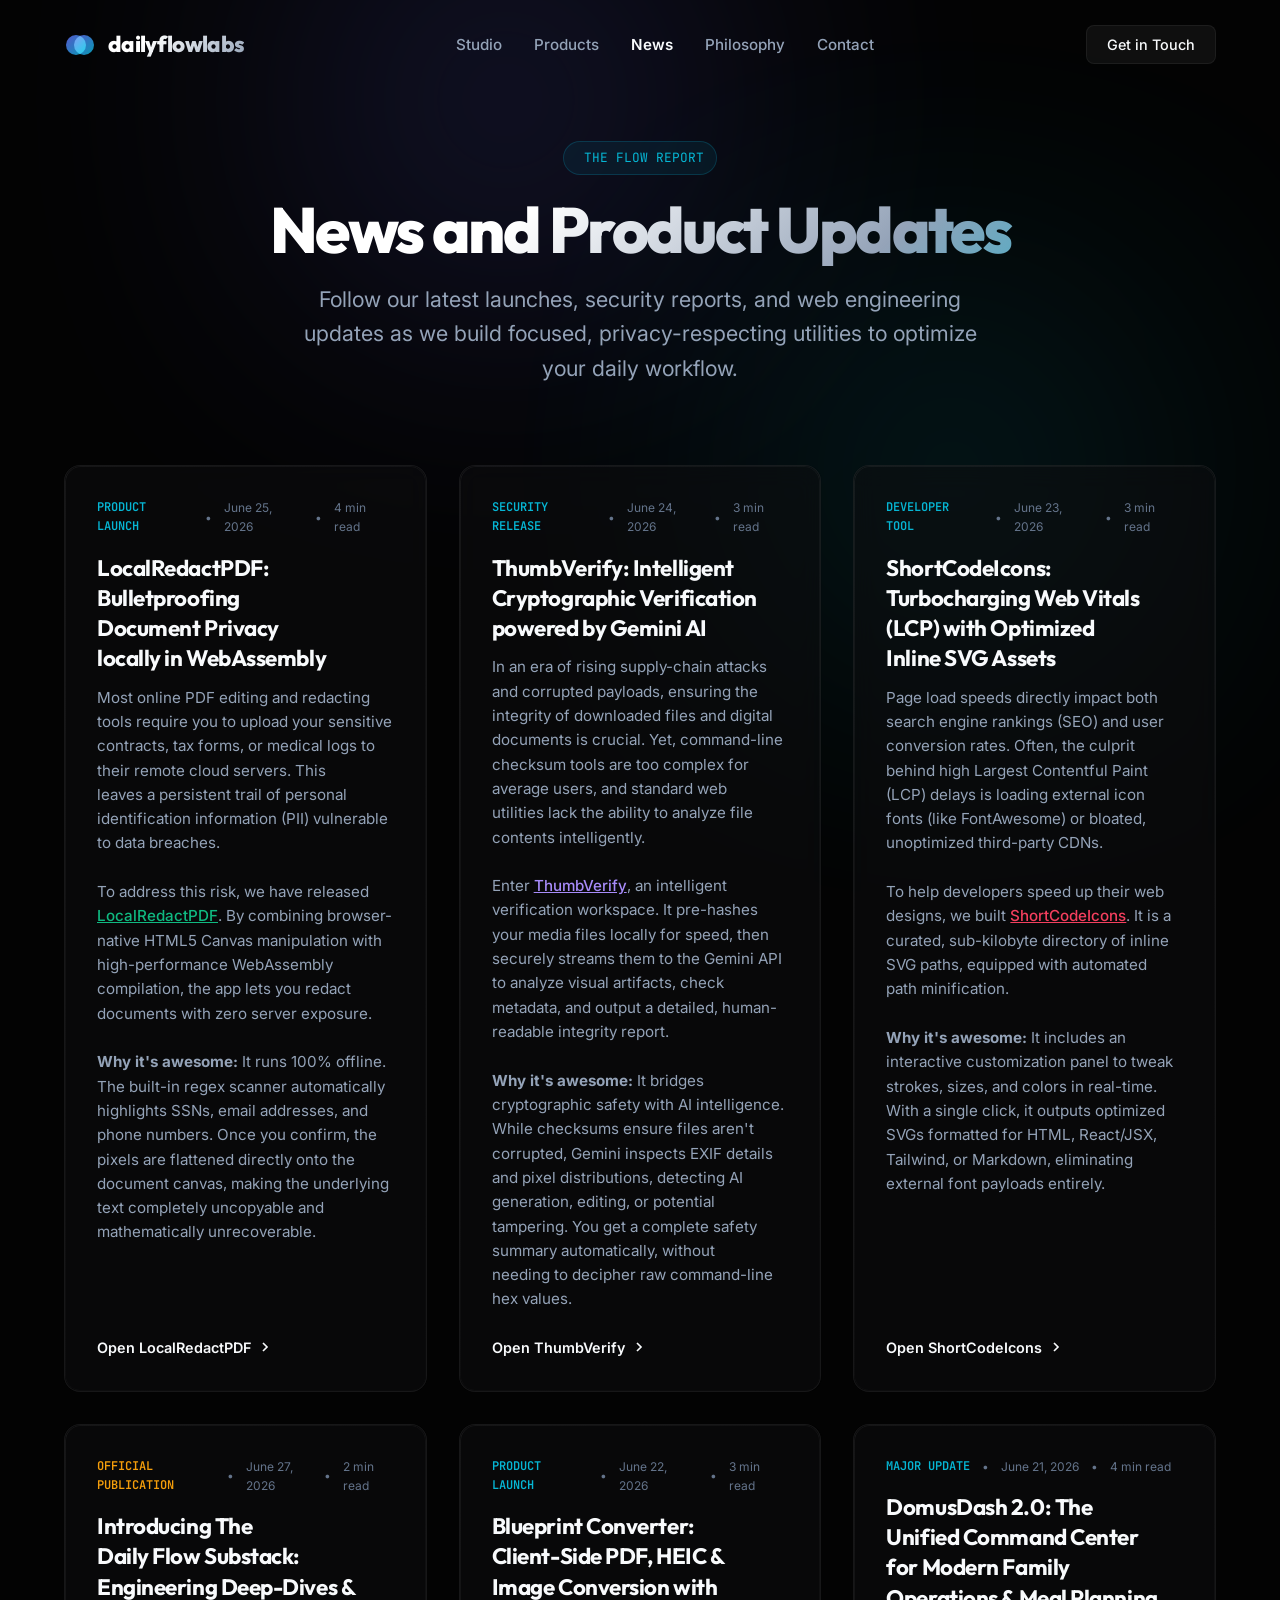
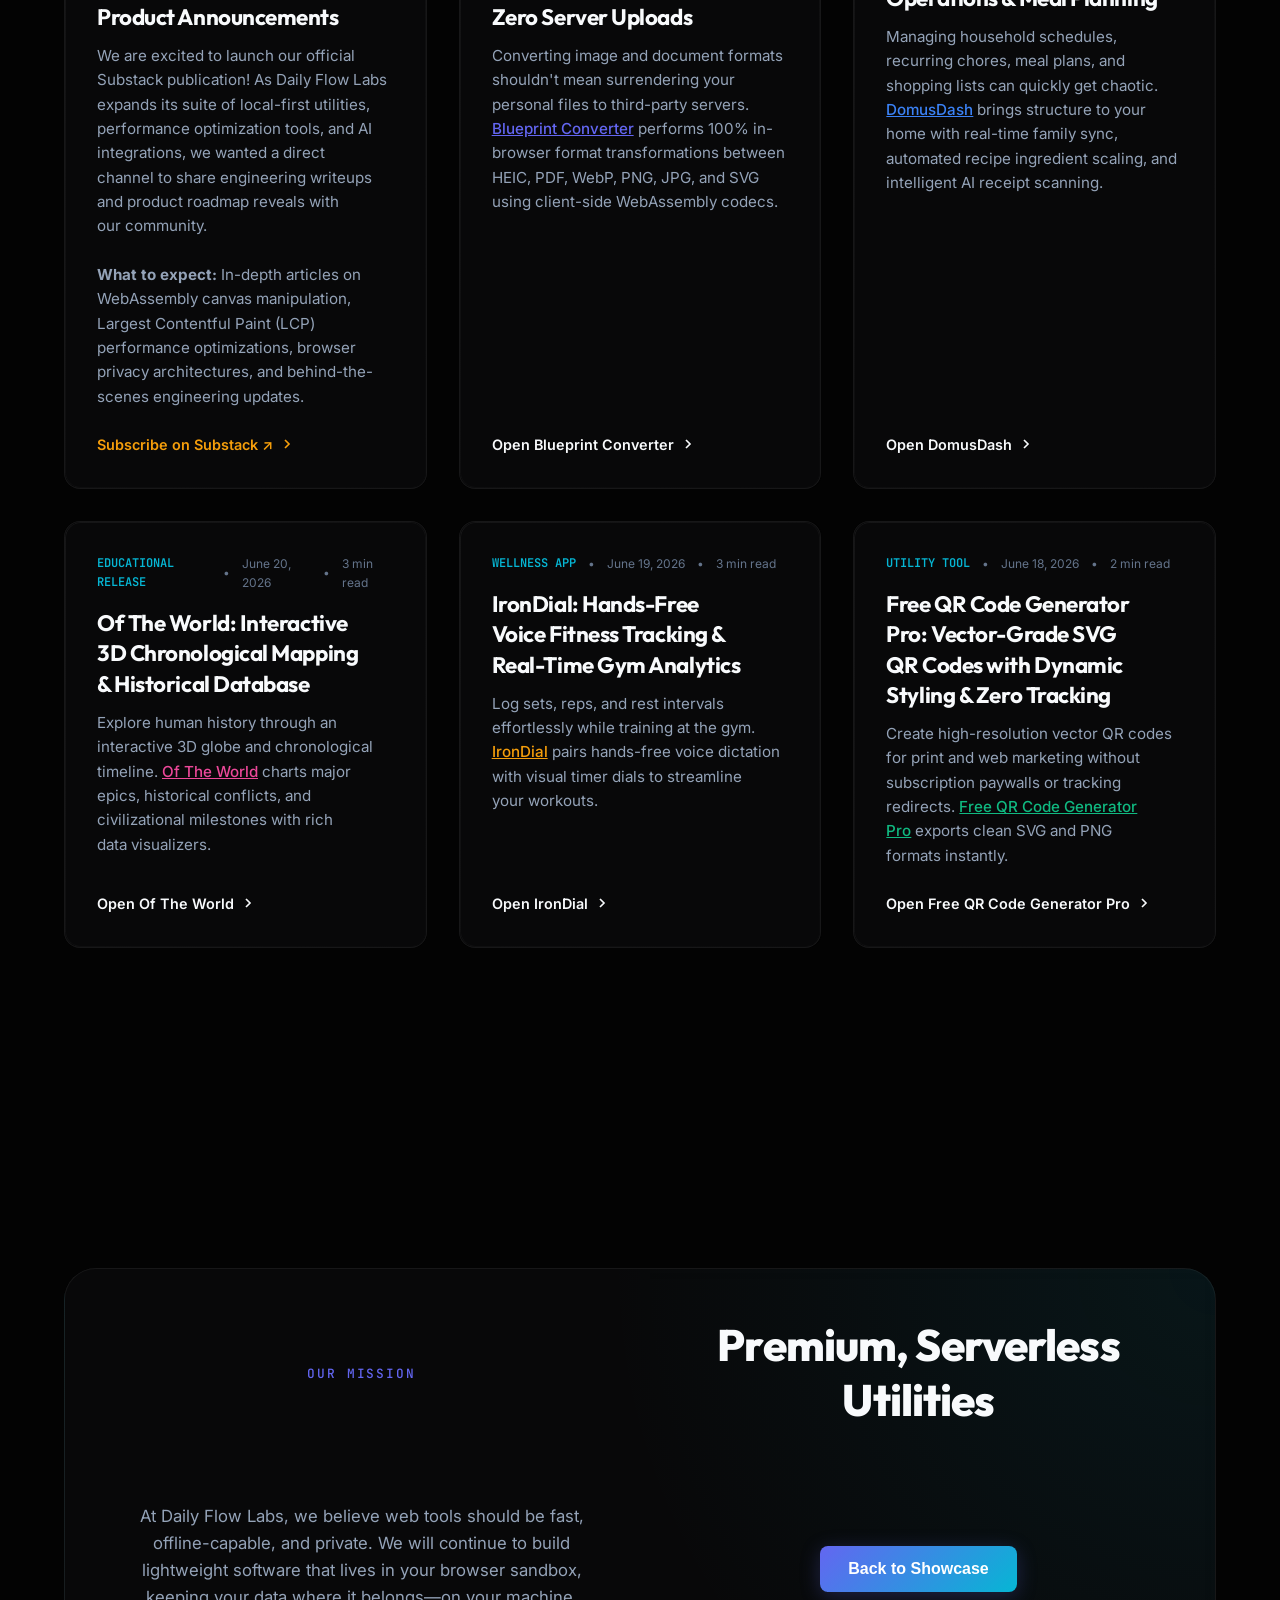
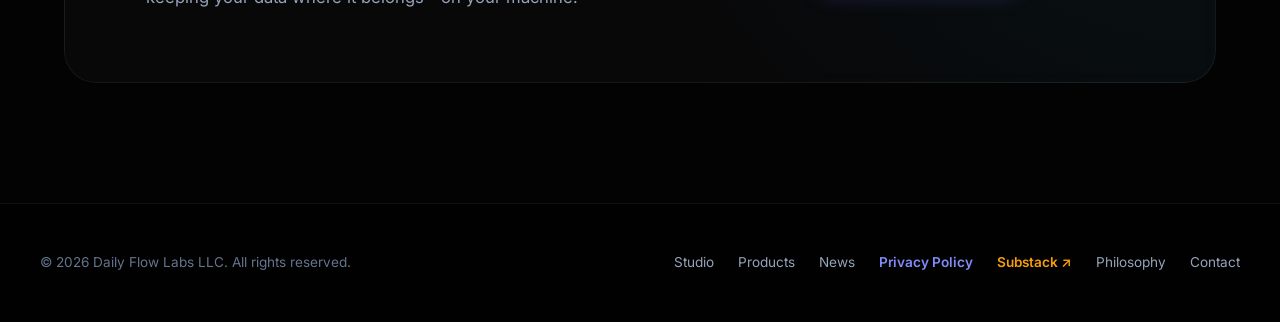
<file: news.html>
<!DOCTYPE html>
<html lang="en">
<head>
  <!-- Google tag (gtag.js) -->
  <script async src="https://www.googletagmanager.com/gtag/js?id=G-Y9NVESWLRV"></script>
  <script>
    window.dataLayer = window.dataLayer || [];
    function gtag(){dataLayer.push(arguments);}
    gtag('js', new Date());

    gtag('config', 'G-Y9NVESWLRV');
  </script>

  <meta charset="UTF-8">
  <meta name="viewport" content="width=device-width, initial-scale=1.0">
  
  <!-- SEO Meta Tags -->
  <title>News & Updates | Daily Flow Labs LLC</title>
  <meta name="description" content="Read the latest product announcements, engineering updates, and privacy reports from Daily Flow Labs LLC. Learn about ThumbVerify, LocalRedactPDF, and ShortCodeIcons.">
  <meta name="keywords" content="Daily Flow Labs, news, updates, software blog, ThumbVerify, LocalRedactPDF, ShortCodeIcons, privacy-first software, local-first apps">
  <meta name="author" content="Daily Flow Labs LLC">
  <meta name="robots" content="index, follow">
  
  <!-- OpenGraph / Facebook -->
  <meta property="og:type" content="website">
  <meta property="og:url" content="https://dailyflowlabs.com/news.html">
  <meta property="og:title" content="News & Updates | Daily Flow Labs LLC">
  <meta property="og:description" content="Stay updated with our latest local-first utility apps, WebAssembly releases, and offline-capable software updates.">
  <meta property="og:image" content="https://dailyflowlabs.com/assets/og-cover.png">

  <!-- Twitter -->
  <meta property="twitter:card" content="summary_large_image">
  <meta property="twitter:url" content="https://dailyflowlabs.com/news.html">
  <meta property="twitter:title" content="News & Updates | Daily Flow Labs LLC">
  <meta property="twitter:description" content="Stay updated with our latest local-first utility apps, WebAssembly releases, and offline-capable software updates.">
  <meta property="twitter:image" content="https://dailyflowlabs.com/assets/og-cover.png">

  <!-- Favicons & Manifest -->
  <link rel="icon" type="image/x-icon" href="/favicon.ico">
  <link rel="icon" type="image/svg+xml" href="/assets/favicon.svg">
  <link rel="icon" type="image/png" sizes="32x32" href="/assets/favicon-32x32.png">
  <link rel="icon" type="image/png" sizes="16x16" href="/assets/favicon-16x16.png">
  <link rel="apple-touch-icon" sizes="180x180" href="/assets/apple-touch-icon.png">
  <link rel="manifest" href="/site.webmanifest">

  <!-- Style Sheets -->
  <link rel="stylesheet" href="index.css">
  
  <!-- Scripts -->
  <script src="app.js" defer></script>

  <!-- Structured Data JSON-LD for Articles & Blog -->
  <script type="application/ld+json">
  {
    "@context": "https://schema.org",
    "@type": "Blog",
    "name": "The Flow Report",
    "description": "Latest announcements and product releases from Daily Flow Labs.",
    "url": "https://dailyflowlabs.com/news.html",
    "publisher": {
      "@type": "Organization",
      "name": "Daily Flow Labs LLC",
      "logo": {
        "@type": "ImageObject",
        "url": "https://dailyflowlabs.com/assets/og-cover.png"
      }
    },
    "blogPost": [
      {
        "@type": "BlogPosting",
        "headline": "LocalRedactPDF: Bulletproofing Document Privacy locally in WebAssembly",
        "datePublished": "2026-06-25",
        "author": {
          "@type": "Organization",
          "name": "Daily Flow Labs LLC"
        },
        "description": "We are proud to announce the release of LocalRedactPDF, a 100% offline document redact tool built using WebAssembly that scrubs sensitive details entirely in your browser canvas.",
        "url": "https://dailyflowlabs.com/news.html#localredactpdf"
      },
      {
        "@type": "BlogPosting",
        "headline": "ThumbVerify: Intelligent Cryptographic Verification powered by Gemini AI",
        "datePublished": "2026-06-24",
        "author": {
          "@type": "Organization",
          "name": "Daily Flow Labs LLC"
        },
        "description": "Ensure media and document integrity with ThumbVerify, a verification utility that pre-hashes files locally and streams them securely to Gemini AI to generate human-readable reports.",
        "url": "https://dailyflowlabs.com/news.html#thumbverify"
      },
      {
        "@type": "BlogPosting",
        "headline": "ShortCodeIcons: Turbocharging Web Vitals (LCP) with Optimized Inline SVG Assets",
        "datePublished": "2026-06-23",
        "author": {
          "@type": "Organization",
          "name": "Daily Flow Labs LLC"
        },
        "description": "Improve your Largest Contentful Paint (LCP) scores by switching to ShortCodeIcons, our new directory of optimized SVGs with custom stroke editors and instant React/HTML code copies.",
        "url": "https://dailyflowlabs.com/news.html#shortcodeicons"
      }
    ]
  }
  </script>


  <!-- Microsoft Clarity -->
  <script type="text/javascript">
      (function(c,l,a,r,i,t,y){
                var h=window.location.hostname; if(h.includes("localhost")||h.includes("127.0.0.1")||h.startsWith("dev.")) return;
          c[a]=c[a]||function(){(c[a].q=c[a].q||[]).push(arguments)};
          t=l.createElement(r);t.async=1;t.src="https://www.clarity.ms/tag/"+i;
          y=l.getElementsByTagName(r)[0];y.parentNode.insertBefore(t,y);
      })(window, document, "clarity", "script", "xdqpivby3i");
  </script>
</head>

<body>

  <!-- Background Orbs -->
  <div class="orb orb-primary"></div>
  <div class="orb orb-secondary"></div>

  <!-- Header -->
  <header>
    <div class="header-container">
      <a href="index.html#home" class="logo-wrapper" id="logo-link">
        <div class="logo-symbol"></div>
        <span class="logo-text">dailyflowlabs</span>
      </a>
      <nav>
        <ul class="nav-menu">
          <li><a href="index.html#about" class="nav-link">Studio</a></li>
          <li><a href="index.html#products" class="nav-link">Products</a></li>
          <li><a href="news.html" class="nav-link" style="color: var(--text-primary); font-weight: 600;">News</a></li>
          <li><a href="index.html#philosophy" class="nav-link">Philosophy</a></li>
          <li><a href="index.html#contact" class="nav-link">Contact</a></li>
        </ul>


      </nav>
      <a href="index.html#contact">
        <button class="btn-contact">Get in Touch</button>
      </a>
    </div>
  </header>

  <main>
    <!-- News Hero Section -->
    <section class="news-hero">
      <div class="news-hero-content">
        <div class="news-hero-badge">
          <span></span> The Flow Report
        </div>
        <h1 class="hero-title text-gradient" style="margin-bottom: 16px;">News and Product Updates</h1>
        <p class="hero-subtitle" style="max-width: 700px; margin: 0 auto;">
          Follow our latest launches, security reports, and web engineering updates as we build focused, privacy-respecting utilities to optimize your daily workflow.
        </p>
      </div>
    </section>

    <!-- Articles Grid Section -->
    <section class="section container" style="padding-top: 20px;">
      <div class="news-grid">
        
        <!-- ARTICLE 1: LocalRedactPDF -->
        <article class="news-card native-reveal reveal" id="localredactpdf">
          <div class="news-card-meta">
            <span class="news-card-category">Product Launch</span>
            <span>&bull;</span>
            <time datetime="2026-06-25">June 25, 2026</time>
            <span>&bull;</span>
            <span>4 min read</span>
          </div>
          <h2 class="news-card-title">LocalRedactPDF: Bulletproofing Document Privacy locally in WebAssembly</h2>
          <p class="news-card-summary">
            Most online PDF editing and redacting tools require you to upload your sensitive contracts, tax forms, or medical logs to their remote cloud servers. This leaves a persistent trail of personal identification information (PII) vulnerable to data breaches. 
            <br><br>
            To address this risk, we have released <a href="https://localredactpdf.com" target="_blank" rel="noopener noreferrer" style="color: var(--accent-redact); font-weight: 500; text-decoration: underline;">LocalRedactPDF</a>. By combining browser-native HTML5 Canvas manipulation with high-performance WebAssembly compilation, the app lets you redact documents with zero server exposure.
            <br><br>
            <strong>Why it's awesome:</strong> It runs 100% offline. The built-in regex scanner automatically highlights SSNs, email addresses, and phone numbers. Once you confirm, the pixels are flattened directly onto the document canvas, making the underlying text completely uncopyable and mathematically unrecoverable.
          </p>
          <a href="https://localredactpdf.com" target="_blank" rel="noopener noreferrer" class="news-card-link">
            Open LocalRedactPDF
            <svg width="16" height="16" viewBox="0 0 24 24" fill="none" stroke="currentColor" stroke-width="2.5"><polyline points="9 18 15 12 9 6"/></svg>
          </a>
        </article>

        <!-- ARTICLE 2: ThumbVerify -->
        <article class="news-card native-reveal reveal" id="thumbverify">
          <div class="news-card-meta">
            <span class="news-card-category">Security Release</span>
            <span>&bull;</span>
            <time datetime="2026-06-24">June 24, 2026</time>
            <span>&bull;</span>
            <span>3 min read</span>
          </div>
          <h2 class="news-card-title">ThumbVerify: Intelligent Cryptographic Verification powered by Gemini AI</h2>
          <p class="news-card-summary">
            In an era of rising supply-chain attacks and corrupted payloads, ensuring the integrity of downloaded files and digital documents is crucial. Yet, command-line checksum tools are too complex for average users, and standard web utilities lack the ability to analyze file contents intelligently.
            <br><br>
            Enter <a href="https://thumbverify.com" target="_blank" rel="noopener noreferrer" style="color: var(--accent-thumbverify); font-weight: 500; text-decoration: underline;">ThumbVerify</a>, an intelligent verification workspace. It pre-hashes your media files locally for speed, then securely streams them to the Gemini API to analyze visual artifacts, check metadata, and output a detailed, human-readable integrity report.
            <br><br>
            <strong>Why it's awesome:</strong> It bridges cryptographic safety with AI intelligence. While checksums ensure files aren't corrupted, Gemini inspects EXIF details and pixel distributions, detecting AI generation, editing, or potential tampering. You get a complete safety summary automatically, without needing to decipher raw command-line hex values.
          </p>
          <a href="https://thumbverify.com" target="_blank" rel="noopener noreferrer" class="news-card-link">
            Open ThumbVerify
            <svg width="16" height="16" viewBox="0 0 24 24" fill="none" stroke="currentColor" stroke-width="2.5"><polyline points="9 18 15 12 9 6"/></svg>
          </a>
        </article>

        <!-- ARTICLE 3: ShortCodeIcons -->
        <article class="news-card native-reveal reveal" id="shortcodeicons">
          <div class="news-card-meta">
            <span class="news-card-category">Developer Tool</span>
            <span>&bull;</span>
            <time datetime="2026-06-23">June 23, 2026</time>
            <span>&bull;</span>
            <span>3 min read</span>
          </div>
          <h2 class="news-card-title">ShortCodeIcons: Turbocharging Web Vitals (LCP) with Optimized Inline SVG Assets</h2>
          <p class="news-card-summary">
            Page load speeds directly impact both search engine rankings (SEO) and user conversion rates. Often, the culprit behind high Largest Contentful Paint (LCP) delays is loading external icon fonts (like FontAwesome) or bloated, unoptimized third-party CDNs.
            <br><br>
            To help developers speed up their web designs, we built <a href="https://shortcodeicons.com" target="_blank" rel="noopener noreferrer" style="color: var(--accent-icons); font-weight: 500; text-decoration: underline;">ShortCodeIcons</a>. It is a curated, sub-kilobyte directory of inline SVG paths, equipped with automated path minification.
            <br><br>
            <strong>Why it's awesome:</strong> It includes an interactive customization panel to tweak strokes, sizes, and colors in real-time. With a single click, it outputs optimized SVGs formatted for HTML, React/JSX, Tailwind, or Markdown, eliminating external font payloads entirely.
          </p>
          <a href="https://shortcodeicons.com" target="_blank" rel="noopener noreferrer" class="news-card-link">
            Open ShortCodeIcons
            <svg width="16" height="16" viewBox="0 0 24 24" fill="none" stroke="currentColor" stroke-width="2.5"><polyline points="9 18 15 12 9 6"/></svg>
          </a>
        </article>

        <!-- ARTICLE 4: Substack Official Launch -->
        <article class="news-card native-reveal reveal" id="substack">
          <div class="news-card-meta">
            <span class="news-card-category" style="color: #f59e0b;">Official Publication</span>
            <span>&bull;</span>
            <time datetime="2026-06-27">June 27, 2026</time>
            <span>&bull;</span>
            <span>2 min read</span>
          </div>
          <h2 class="news-card-title">Introducing The Daily Flow Substack: Engineering Deep-Dives & Product Announcements</h2>
          <p class="news-card-summary">
            We are excited to launch our official Substack publication! As Daily Flow Labs expands its suite of local-first utilities, performance optimization tools, and AI integrations, we wanted a direct channel to share engineering writeups and product roadmap reveals with our community.
            <br><br>
            <strong>What to expect:</strong> In-depth articles on WebAssembly canvas manipulation, Largest Contentful Paint (LCP) performance optimizations, browser privacy architectures, and behind-the-scenes engineering updates.
          </p>
          <a href="https://substack.com/@dailyflowlabs" target="_blank" rel="noopener noreferrer" class="news-card-link" style="color: #f59e0b;">
            Subscribe on Substack ↗
            <svg width="16" height="16" viewBox="0 0 24 24" fill="none" stroke="currentColor" stroke-width="2.5"><polyline points="9 18 15 12 9 6"/></svg>
          </a>
        </article>

        <!-- ARTICLE 5: Blueprint Converter -->
        <article class="news-card native-reveal reveal" id="blueprintconverter">
          <div class="news-card-meta">
            <span class="news-card-category">Product Launch</span>
            <span>&bull;</span>
            <time datetime="2026-06-22">June 22, 2026</time>
            <span>&bull;</span>
            <span>3 min read</span>
          </div>
          <h2 class="news-card-title">Blueprint Converter: Client-Side PDF, HEIC & Image Conversion with Zero Server Uploads</h2>
          <p class="news-card-summary">
            Converting image and document formats shouldn't mean surrendering your personal files to third-party servers. <a href="https://blueprintconverter.com" target="_blank" rel="noopener noreferrer" style="color: #6366f1; font-weight: 500; text-decoration: underline;">Blueprint Converter</a> performs 100% in-browser format transformations between HEIC, PDF, WebP, PNG, JPG, and SVG using client-side WebAssembly codecs.
          </p>
          <a href="https://blueprintconverter.com" target="_blank" rel="noopener noreferrer" class="news-card-link">
            Open Blueprint Converter
            <svg width="16" height="16" viewBox="0 0 24 24" fill="none" stroke="currentColor" stroke-width="2.5"><polyline points="9 18 15 12 9 6"/></svg>
          </a>
        </article>

        <!-- ARTICLE 6: DomusDash -->
        <article class="news-card native-reveal reveal" id="domusdash">
          <div class="news-card-meta">
            <span class="news-card-category">Major Update</span>
            <span>&bull;</span>
            <time datetime="2026-06-21">June 21, 2026</time>
            <span>&bull;</span>
            <span>4 min read</span>
          </div>
          <h2 class="news-card-title">DomusDash 2.0: The Unified Command Center for Modern Family Operations & Meal Planning</h2>
          <p class="news-card-summary">
            Managing household schedules, recurring chores, meal plans, and shopping lists can quickly get chaotic. <a href="https://domusdash.com" target="_blank" rel="noopener noreferrer" style="color: #3b82f6; font-weight: 500; text-decoration: underline;">DomusDash</a> brings structure to your home with real-time family sync, automated recipe ingredient scaling, and intelligent AI receipt scanning.
          </p>
          <a href="https://domusdash.com" target="_blank" rel="noopener noreferrer" class="news-card-link">
            Open DomusDash
            <svg width="16" height="16" viewBox="0 0 24 24" fill="none" stroke="currentColor" stroke-width="2.5"><polyline points="9 18 15 12 9 6"/></svg>
          </a>
        </article>

        <!-- ARTICLE 7: Of The World -->
        <article class="news-card native-reveal reveal" id="oftheworld">
          <div class="news-card-meta">
            <span class="news-card-category">Educational Release</span>
            <span>&bull;</span>
            <time datetime="2026-06-20">June 20, 2026</time>
            <span>&bull;</span>
            <span>3 min read</span>
          </div>
          <h2 class="news-card-title">Of The World: Interactive 3D Chronological Mapping & Historical Database</h2>
          <p class="news-card-summary">
            Explore human history through an interactive 3D globe and chronological timeline. <a href="https://oftheworld.io" target="_blank" rel="noopener noreferrer" style="color: #ec4899; font-weight: 500; text-decoration: underline;">Of The World</a> charts major epics, historical conflicts, and civilizational milestones with rich data visualizers.
          </p>
          <a href="https://oftheworld.io" target="_blank" rel="noopener noreferrer" class="news-card-link">
            Open Of The World
            <svg width="16" height="16" viewBox="0 0 24 24" fill="none" stroke="currentColor" stroke-width="2.5"><polyline points="9 18 15 12 9 6"/></svg>
          </a>
        </article>

        <!-- ARTICLE 8: IronDial -->
        <article class="news-card native-reveal reveal" id="irondial">
          <div class="news-card-meta">
            <span class="news-card-category">Wellness App</span>
            <span>&bull;</span>
            <time datetime="2026-06-19">June 19, 2026</time>
            <span>&bull;</span>
            <span>3 min read</span>
          </div>
          <h2 class="news-card-title">IronDial: Hands-Free Voice Fitness Tracking & Real-Time Gym Analytics</h2>
          <p class="news-card-summary">
            Log sets, reps, and rest intervals effortlessly while training at the gym. <a href="https://irondial.app" target="_blank" rel="noopener noreferrer" style="color: #f59e0b; font-weight: 500; text-decoration: underline;">IronDial</a> pairs hands-free voice dictation with visual timer dials to streamline your workouts.
          </p>
          <a href="https://irondial.app" target="_blank" rel="noopener noreferrer" class="news-card-link">
            Open IronDial
            <svg width="16" height="16" viewBox="0 0 24 24" fill="none" stroke="currentColor" stroke-width="2.5"><polyline points="9 18 15 12 9 6"/></svg>
          </a>
        </article>

        <!-- ARTICLE 9: Free QR Code Generator Pro -->
        <article class="news-card native-reveal reveal" id="freeqrcode">
          <div class="news-card-meta">
            <span class="news-card-category">Utility Tool</span>
            <span>&bull;</span>
            <time datetime="2026-06-18">June 18, 2026</time>
            <span>&bull;</span>
            <span>2 min read</span>
          </div>
          <h2 class="news-card-title">Free QR Code Generator Pro: Vector-Grade SVG QR Codes with Dynamic Styling & Zero Tracking</h2>
          <p class="news-card-summary">
            Create high-resolution vector QR codes for print and web marketing without subscription paywalls or tracking redirects. <a href="https://freeqrcode.pro" target="_blank" rel="noopener noreferrer" style="color: #10b981; font-weight: 500; text-decoration: underline;">Free QR Code Generator Pro</a> exports clean SVG and PNG formats instantly.
          </p>
          <a href="https://freeqrcode.pro" target="_blank" rel="noopener noreferrer" class="news-card-link">
            Open Free QR Code Generator Pro
            <svg width="16" height="16" viewBox="0 0 24 24" fill="none" stroke="currentColor" stroke-width="2.5"><polyline points="9 18 15 12 9 6"/></svg>
          </a>
        </article>


      </div>
    </section>

    <!-- News CTA Section -->
    <section class="section container native-reveal reveal" style="padding-bottom: 120px;">
      <div class="philosophy-card" style="padding: 48px; background: radial-gradient(circle at top right, rgba(6, 182, 212, 0.08), transparent 50%), var(--bg-card); text-align: center;">
        <span class="section-tag" style="margin: 0 auto 12px; display: table;">Our Mission</span>
        <h2 class="section-title" style="margin-bottom: 16px;">Premium, Serverless Utilities</h2>
        <p style="max-width: 600px; margin: 0 auto 24px; line-height: 1.6;">
          At Daily Flow Labs, we believe web tools should be fast, offline-capable, and private. We will continue to build lightweight software that lives in your browser sandbox, keeping your data where it belongs—on your machine.
        </p>
        <a href="index.html#products">
          <button class="btn-primary">Back to Showcase</button>
        </a>
      </div>
    </section>
  </main>

  <!-- Footer -->
  <footer>
    <div class="footer-container">
      <div class="footer-copy">
        &copy; 2026 Daily Flow Labs LLC. All rights reserved.
      </div>
      <ul class="footer-links">
        <li><a href="index.html#about">Studio</a></li>
        <li><a href="index.html#products">Products</a></li>
        <li><a href="news.html">News</a></li>
        <li><a href="privacy.html" style="color: #818cf8; font-weight: 600;">Privacy Policy</a></li>
        <li><a href="https://substack.com/@dailyflowlabs" target="_blank" rel="noopener noreferrer" style="color: #f59e0b; font-weight: 600;">Substack ↗</a></li>
        <li><a href="index.html#philosophy">Philosophy</a></li>
        <li><a href="index.html#contact">Contact</a></li>
      </ul>
    </div>
  </footer>

</body>
</html>
</file>
<file: index.css>
@import url('https://fonts.googleapis.com/css2?family=Inter:wght@300;400;500;600&family=Outfit:wght@300;400;500;600;700;800&family=JetBrains+Mono:wght@400;500&display=swap');

/* --- Modern Design System Custom Properties --- */
:root {
  --font-sans: 'Inter', system-ui, -apple-system, BlinkMacSystemFont, 'Segoe UI', Roboto, sans-serif;
  --font-display: 'Outfit', var(--font-sans);
  --font-mono: 'JetBrains Mono', monospace;

  /* Obsidian dark-themed base colors */
  --bg-base: #030303;
  --bg-surface: #0a0a0c;
  --bg-card: rgba(14, 14, 17, 0.5);
  --bg-card-hover: rgba(20, 20, 25, 0.65);
  
  --border-color: rgba(255, 255, 255, 0.06);
  --border-color-hover: rgba(255, 255, 255, 0.15);
  
  --text-primary: #f8fafc;
  --text-secondary: #94a3b8;
  --text-muted: #64748b;
  
  /* Brand Glow Accents */
  --accent-indigo: #6366f1;
  --accent-cyan: #06b6d4;
  --accent-indigo-glow: rgba(99, 102, 241, 0.15);
  --accent-cyan-glow: rgba(6, 182, 212, 0.15);
  
  /* Product Accents */
  --accent-domus: #f59e0b; /* Amber Gold */
  --accent-domus-glow: rgba(245, 158, 11, 0.12);
  --accent-iron: #0ea5e9; /* Sky Blue */
  --accent-iron-glow: rgba(14, 165, 233, 0.12);
  
  --accent-thumbverify: #a78bfa; /* Violet Purple */
  --accent-thumbverify-glow: rgba(167, 139, 250, 0.12);
  --accent-redact: #10b981; /* Emerald Green */
  --accent-redact-glow: rgba(16, 185, 129, 0.12);
  --accent-icons: #f43f5e; /* Rose Pink */
  --accent-icons-glow: rgba(244, 63, 94, 0.12);

  --radius-sm: 8px;
  --radius-md: 16px;
  --radius-lg: 24px;
  --radius-xl: 32px;
  
  --transition-smooth: all 0.4s cubic-bezier(0.16, 1, 0.3, 1);
  --transition-fast: all 0.2s ease;
  
  --container-width: 1200px;
}

/* --- Base & Reset Styles --- */
*, *::before, *::after {
  box-sizing: border-box;
  margin: 0;
  padding: 0;
}

html {
  scroll-behavior: smooth;
  background-color: var(--bg-base);
  color: var(--text-primary);
  font-family: var(--font-sans);
  -webkit-font-smoothing: antialiased;
  -moz-osx-font-smoothing: grayscale;
}

body {
  overflow-x: hidden;
  line-height: 1.6;
}

/* Custom Scrollbar */
::-webkit-scrollbar {
  width: 8px;
}
::-webkit-scrollbar-track {
  background: var(--bg-base);
}
::-webkit-scrollbar-thumb {
  background: rgba(255, 255, 255, 0.1);
  border-radius: 4px;
}
::-webkit-scrollbar-thumb:hover {
  background: rgba(255, 255, 255, 0.2);
}

/* Typography Utility */
h1, h2, h3, h4 {
  font-family: var(--font-display);
  font-weight: 700;
  letter-spacing: -0.02em;
  color: var(--text-primary);
  line-height: 1.25;
}

p {
  color: var(--text-secondary);
  font-size: 1.05rem;
}

a {
  color: inherit;
  text-decoration: none;
  transition: var(--transition-fast);
}

/* Focus states for accessibility */
a:focus-visible, button:focus-visible, input:focus-visible, textarea:focus-visible {
  outline: 2px solid var(--accent-cyan);
  outline-offset: 4px;
}

/* --- Layout Components --- */
.section {
  padding: 120px 24px;
  position: relative;
}

.container {
  max-width: var(--container-width);
  margin: 0 auto;
  position: relative;
  z-index: 2;
}

/* Floating background glow elements */
.orb {
  position: absolute;
  border-radius: 50%;
  filter: blur(140px);
  z-index: 1;
  pointer-events: none;
  opacity: 0.45;
}

.orb-primary {
  width: 500px;
  height: 500px;
  background: radial-gradient(circle, var(--accent-indigo) 0%, transparent 70%);
  top: -150px;
  left: 20%;
  animation: float-slow 20s infinite alternate ease-in-out;
}

.orb-secondary {
  width: 400px;
  height: 400px;
  background: radial-gradient(circle, var(--accent-cyan) 0%, transparent 70%);
  top: 30%;
  right: 10%;
  animation: float-slow 25s infinite alternate-reverse ease-in-out;
}

@keyframes float-slow {
  0% { transform: translate(0, 0) scale(1); }
  50% { transform: translate(30px, -40px) scale(1.1); }
  100% { transform: translate(-20px, 20px) scale(0.9); }
}

/* --- Header Section (with Scroll-driven Animation) --- */
header {
  position: fixed;
  top: 0;
  left: 0;
  right: 0;
  height: 90px;
  z-index: 100;
  display: flex;
  align-items: center;
  border-bottom: 1px solid transparent;
  transition: var(--transition-smooth);
  backdrop-filter: blur(0px);
  -webkit-backdrop-filter: blur(0px);
  background: transparent;
}

.header-container {
  width: 100%;
  max-width: var(--container-width);
  margin: 0 auto;
  padding: 0 24px;
  display: flex;
  justify-content: space-between;
  align-items: center;
}

.logo-wrapper {
  display: flex;
  align-items: center;
  gap: 12px;
}

.logo-symbol {
  width: 32px;
  height: 32px;
  display: grid;
  place-items: center;
  position: relative;
}

.logo-symbol::before, .logo-symbol::after {
  content: '';
  position: absolute;
  border-radius: 50%;
  background: linear-gradient(135deg, var(--accent-indigo), var(--accent-cyan));
}

.logo-symbol::before {
  width: 20px;
  height: 20px;
  left: 2px;
  top: 6px;
  mix-blend-mode: screen;
  opacity: 0.85;
}

.logo-symbol::after {
  width: 20px;
  height: 20px;
  right: 2px;
  bottom: 6px;
  mix-blend-mode: screen;
  opacity: 0.85;
}

.logo-text {
  font-family: var(--font-display);
  font-weight: 800;
  font-size: 1.4rem;
  letter-spacing: -0.03em;
  background: linear-gradient(135deg, #ffffff 30%, var(--text-secondary) 100%);
  -webkit-background-clip: text;
  background-clip: text;
  -webkit-text-fill-color: transparent;
}

.nav-menu {
  display: flex;
  gap: 32px;
  list-style: none;
  align-items: center;
}

.nav-link {
  font-size: 0.95rem;
  font-weight: 500;
  color: var(--text-secondary);
  position: relative;
  padding: 8px 0;
}

.nav-link:hover {
  color: var(--text-primary);
}

.nav-link::after {
  content: '';
  position: absolute;
  bottom: 0;
  left: 0;
  width: 0;
  height: 1.5px;
  background: linear-gradient(90deg, var(--accent-indigo), var(--accent-cyan));
  transition: var(--transition-fast);
}

.nav-link:hover::after {
  width: 100%;
}

.btn-contact {
  padding: 10px 20px;
  border-radius: var(--radius-sm);
  background: rgba(255, 255, 255, 0.05);
  border: 1px solid var(--border-color);
  color: var(--text-primary);
  font-family: var(--font-sans);
  font-weight: 500;
  font-size: 0.9rem;
  cursor: pointer;
  transition: var(--transition-fast);
}

.btn-contact:hover {
  background: rgba(255, 255, 255, 0.1);
  border-color: rgba(255, 255, 255, 0.2);
  transform: translateY(-1px);
}

/* NATIVE SCROLL-DRIVEN ANIMATION FOR HEADER */
@supports ((animation-timeline: scroll()) and (animation-range: 0% 100%)) {
  @keyframes shrink-header {
    to {
      height: 64px;
      background: rgba(3, 3, 3, 0.75);
      backdrop-filter: blur(16px);
      -webkit-backdrop-filter: blur(16px);
      border-bottom: 1px solid rgba(255, 255, 255, 0.08);
    }
  }

  header {
    animation: shrink-header auto linear both;
    animation-timeline: scroll(block root);
    animation-range: 0px 100px;
  }
}

/* --- Hero Section --- */
.hero {
  min-height: 95vh;
  display: flex;
  align-items: center;
  justify-content: center;
  position: relative;
  padding-top: 140px;
  text-align: center;
}

.hero-content {
  max-width: 800px;
  margin: 0 auto;
}

.hero-badge {
  display: inline-flex;
  align-items: center;
  gap: 8px;
  padding: 6px 14px;
  border-radius: 99px;
  background: rgba(255, 255, 255, 0.03);
  border: 1px solid rgba(255, 255, 255, 0.08);
  font-family: var(--font-mono);
  font-size: 0.75rem;
  text-transform: uppercase;
  letter-spacing: 0.08em;
  color: var(--accent-cyan);
  margin-bottom: 32px;
}

.hero-badge span {
  width: 6px;
  height: 6px;
  background: var(--accent-cyan);
  border-radius: 50%;
  display: inline-block;
  box-shadow: 0 0 8px var(--accent-cyan);
}

.hero-title {
  font-size: clamp(2.5rem, 5vw, 4.5rem);
  font-weight: 800;
  line-height: 1.1;
  letter-spacing: -0.04em;
  margin-bottom: 24px;
}

.text-gradient {
  background: linear-gradient(135deg, #ffffff 40%, var(--text-secondary) 70%, var(--accent-cyan) 100%);
  -webkit-background-clip: text;
  background-clip: text;
  -webkit-text-fill-color: transparent;
}

.hero-subtitle {
  font-size: clamp(1.1rem, 2vw, 1.35rem);
  max-width: 620px;
  margin: 0 auto 40px;
  color: var(--text-secondary);
}

.hero-actions {
  display: flex;
  gap: 16px;
  justify-content: center;
  flex-wrap: wrap;
}

.btn-primary {
  padding: 14px 28px;
  border-radius: var(--radius-sm);
  background: linear-gradient(135deg, var(--accent-indigo), var(--accent-cyan));
  color: #ffffff;
  font-weight: 600;
  font-size: 1rem;
  border: none;
  cursor: pointer;
  transition: var(--transition-smooth);
  box-shadow: 0 4px 20px rgba(99, 102, 241, 0.25);
}

.btn-primary:hover {
  transform: translateY(-2px);
  box-shadow: 0 6px 24px rgba(6, 182, 212, 0.4);
}

.btn-secondary {
  padding: 14px 28px;
  border-radius: var(--radius-sm);
  background: rgba(255, 255, 255, 0.03);
  border: 1px solid var(--border-color);
  color: var(--text-primary);
  font-weight: 600;
  font-size: 1rem;
  cursor: pointer;
  transition: var(--transition-fast);
}

.btn-secondary:hover {
  background: rgba(255, 255, 255, 0.08);
  border-color: rgba(255, 255, 255, 0.15);
  transform: translateY(-1px);
}


/* --- Section Titles --- */
.section-header {
  text-align: center;
  max-width: 600px;
  margin: 0 auto 70px;
}

.section-tag {
  font-family: var(--font-mono);
  font-size: 0.8rem;
  font-weight: 500;
  text-transform: uppercase;
  letter-spacing: 0.15em;
  color: var(--accent-indigo);
  margin-bottom: 12px;
  display: block;
}

.section-title {
  font-size: clamp(2rem, 3.5vw, 2.75rem);
  font-weight: 800;
  margin-bottom: 16px;
}

.section-description {
  color: var(--text-secondary);
  font-size: 1.1rem;
}

/* --- About Section --- */
.about-grid {
  display: grid;
  grid-template-columns: 1fr 1fr;
  gap: 60px;
  align-items: center;
}

.about-features {
  display: grid;
  gap: 24px;
}

.about-feature {
  display: flex;
  gap: 16px;
}

.about-feature-icon {
  width: 48px;
  height: 48px;
  border-radius: 12px;
  background: rgba(99, 102, 241, 0.1);
  border: 1px solid rgba(99, 102, 241, 0.2);
  display: grid;
  place-items: center;
  color: var(--accent-indigo);
  flex-shrink: 0;
}

.about-feature-title {
  font-size: 1.15rem;
  font-weight: 600;
  margin-bottom: 4px;
}

.about-feature-desc {
  font-size: 0.95rem;
}

/* Visual bubble diagram for about section */
.about-visual {
  background: var(--bg-card);
  border: 1px solid var(--border-color);
  border-radius: var(--radius-lg);
  padding: 32px;
  position: relative;
  overflow: hidden;
  backdrop-filter: blur(12px);
  -webkit-backdrop-filter: blur(12px);
  min-height: 380px;
  display: flex;
  flex-direction: column;
  justify-content: center;
  align-items: center;
}

.about-visual::before {
  content: '';
  position: absolute;
  width: 250px;
  height: 250px;
  background: var(--accent-indigo-glow);
  filter: blur(80px);
  top: -50px;
  right: -50px;
  pointer-events: none;
}

.about-visual-container {
  position: relative;
  width: 100%;
  max-width: 320px;
  height: 260px;
  display: flex;
  justify-content: center;
  align-items: center;
}

.about-bubble {
  position: absolute;
  width: 160px;
  height: 160px;
  border-radius: 24px;
  padding: 20px;
  display: flex;
  flex-direction: column;
  justify-content: space-between;
  text-align: left;
  box-shadow: 0 10px 30px rgba(0,0,0,0.5);
  transition: var(--transition-smooth);
}

.about-bubble-domus {
  left: 0;
  top: 20px;
  background: rgba(245, 158, 11, 0.03);
  border: 1.5px solid rgba(245, 158, 11, 0.15);
  transform: rotate(-4deg);
}

.about-bubble-domus:hover {
  transform: rotate(-4deg) translateY(-8px);
  border-color: var(--accent-domus);
  box-shadow: 0 15px 35px rgba(245, 158, 11, 0.15);
}

.about-bubble-iron {
  right: 0;
  bottom: 20px;
  background: rgba(14, 165, 233, 0.03);
  border: 1.5px solid rgba(14, 165, 233, 0.15);
  transform: rotate(4deg);
}

.about-bubble-iron:hover {
  transform: rotate(4deg) translateY(-8px);
  border-color: var(--accent-iron);
  box-shadow: 0 15px 35px rgba(14, 165, 233, 0.15);
}

/* --- Products Showcase Grid --- */
.products-grid {
  display: grid;
  grid-template-columns: 1fr 1fr;
  gap: 40px;
}

.product-card {
  background: var(--bg-card);
  border: 1px solid var(--border-color);
  border-radius: var(--radius-lg);
  padding: 48px;
  position: relative;
  overflow: hidden;
  display: flex;
  flex-direction: column;
  transition: var(--transition-smooth);
  backdrop-filter: blur(12px);
  -webkit-backdrop-filter: blur(12px);
}

.product-card::before {
  content: '';
  position: absolute;
  inset: 0;
  border-radius: var(--radius-lg);
  padding: 1px;
  background: linear-gradient(135deg, rgba(255,255,255,0.08) 0%, rgba(255,255,255,0.01) 100%);
  -webkit-mask: linear-gradient(#fff 0 0) content-box, linear-gradient(#fff 0 0);
  mask: linear-gradient(#fff 0 0) content-box, linear-gradient(#fff 0 0);
  -webkit-mask-composite: xor;
  mask-composite: exclude;
  pointer-events: none;
}

.product-card:hover {
  transform: translateY(-4px);
  border-color: var(--border-color-hover);
  background: var(--bg-card-hover);
}

.product-card-domus:hover {
  box-shadow: 0 10px 40px var(--accent-domus-glow);
}

.product-card-iron:hover {
  box-shadow: 0 10px 40px var(--accent-iron-glow);
}

.product-card-thumbverify:hover {
  box-shadow: 0 10px 40px var(--accent-thumbverify-glow);
}

.product-card-redact:hover {
  box-shadow: 0 10px 40px var(--accent-redact-glow);
}

.product-card-icons:hover {
  box-shadow: 0 10px 40px var(--accent-icons-glow);
}

.product-header {
  display: flex;
  align-items: center;
  justify-content: space-between;
  margin-bottom: 24px;
}

.product-tag {
  font-family: var(--font-mono);
  font-size: 0.75rem;
  font-weight: 500;
  text-transform: uppercase;
  letter-spacing: 0.1em;
  padding: 4px 10px;
  border-radius: 4px;
  border: 1px solid transparent;
}

.product-tag-domus {
  background: rgba(245, 158, 11, 0.08);
  border-color: rgba(245, 158, 11, 0.2);
  color: var(--accent-domus);
}

.product-tag-iron {
  background: rgba(14, 165, 233, 0.08);
  border-color: rgba(14, 165, 233, 0.2);
  color: var(--accent-iron);
}

.product-tag-thumbverify {
  background: rgba(167, 139, 250, 0.08);
  border-color: rgba(167, 139, 250, 0.2);
  color: var(--accent-thumbverify);
}

.product-tag-redact {
  background: rgba(16, 185, 129, 0.08);
  border-color: rgba(16, 185, 129, 0.2);
  color: var(--accent-redact);
}

.product-tag-icons {
  background: rgba(244, 63, 94, 0.08);
  border-color: rgba(244, 63, 94, 0.2);
  color: var(--accent-icons);
}

.product-logo {
  display: flex;
  align-items: center;
  gap: 12px;
  margin-bottom: 16px;
}

.product-logo-icon {
  width: 40px;
  height: 40px;
  border-radius: 10px;
  display: grid;
  place-items: center;
  font-size: 1.25rem;
}

.product-logo-icon-domus {
  background: linear-gradient(135deg, var(--accent-domus) 0%, #f97316 100%);
  color: #ffffff;
  box-shadow: 0 4px 12px rgba(245, 158, 11, 0.3);
}

.product-logo-icon-iron {
  background: linear-gradient(135deg, var(--accent-iron) 0%, #0284c7 100%);
  color: #ffffff;
  box-shadow: 0 4px 12px rgba(14, 165, 233, 0.3);
}

.product-logo-icon-thumbverify {
  background: linear-gradient(135deg, var(--accent-thumbverify) 0%, #7c3aed 100%);
  color: #ffffff;
  box-shadow: 0 4px 12px rgba(167, 139, 250, 0.3);
}

.product-logo-icon-redact {
  background: linear-gradient(135deg, var(--accent-redact) 0%, #059669 100%);
  color: #ffffff;
  box-shadow: 0 4px 12px rgba(16, 185, 129, 0.3);
}

.product-logo-icon-icons {
  background: linear-gradient(135deg, var(--accent-icons) 0%, #e11d48 100%);
  color: #ffffff;
  box-shadow: 0 4px 12px rgba(244, 63, 94, 0.3);
}

.product-name {
  font-size: 1.75rem;
  font-weight: 800;
}

.product-description {
  font-size: 1.05rem;
  line-height: 1.6;
  margin-bottom: 32px;
}

/* Feature tags */
.product-features {
  display: flex;
  flex-wrap: wrap;
  gap: 8px;
  margin-bottom: 40px;
}

.product-feature-tag {
  font-size: 0.8rem;
  background: rgba(255, 255, 255, 0.03);
  border: 1px solid rgba(255, 255, 255, 0.05);
  color: var(--text-secondary);
  padding: 6px 12px;
  border-radius: 6px;
  font-family: var(--font-sans);
}

/* Interactive app mockup frames inside the cards */
.product-mockup {
  margin-top: auto;
  border-radius: var(--radius-md);
  border: 1px solid rgba(255, 255, 255, 0.08);
  background: #020203;
  padding: 16px;
  height: 220px;
  overflow: hidden;
  position: relative;
  box-shadow: inset 0 2px 8px rgba(0, 0, 0, 0.8);
}

/* --- Mockup 1: DomusDash (Family Organizer Dashboard) --- */
.mockup-domus-grid {
  display: grid;
  grid-template-columns: 2fr 1.2fr;
  gap: 12px;
  height: 100%;
}

.mockup-card {
  background: rgba(255, 255, 255, 0.02);
  border: 1px solid rgba(255, 255, 255, 0.04);
  border-radius: 8px;
  padding: 12px;
  display: flex;
  flex-direction: column;
}

.mockup-card-title {
  font-family: var(--font-mono);
  font-size: 0.65rem;
  color: var(--accent-domus);
  text-transform: uppercase;
  letter-spacing: 0.05em;
  margin-bottom: 8px;
}

.mockup-calendar {
  display: flex;
  flex-direction: column;
  gap: 6px;
}

.calendar-row {
  display: flex;
  align-items: center;
  justify-content: space-between;
  font-size: 0.72rem;
  padding: 4px 6px;
  background: rgba(255, 255, 255, 0.01);
  border-radius: 4px;
  border-left: 2px solid var(--accent-domus);
}

.calendar-time {
  font-family: var(--font-mono);
  color: var(--text-muted);
}

.mockup-chores {
  display: flex;
  flex-direction: column;
  gap: 6px;
}

.chore-row {
  display: flex;
  align-items: center;
  gap: 8px;
  font-size: 0.72rem;
}

.chore-check {
  width: 12px;
  height: 12px;
  border: 1.5px solid rgba(255,255,255,0.2);
  border-radius: 3px;
  display: inline-block;
  flex-shrink: 0;
}

.chore-check-checked {
  background: var(--accent-domus);
  border-color: var(--accent-domus);
  position: relative;
}

.chore-check-checked::after {
  content: '✓';
  color: #000;
  font-size: 8px;
  font-weight: bold;
  position: absolute;
  top: 50%;
  left: 50%;
  transform: translate(-50%, -50%);
}

.chore-text-done {
  text-decoration: line-through;
  color: var(--text-muted);
}

/* --- Mockup 2: IronDial (Fitness Dashboard) --- */
.mockup-iron-grid {
  display: grid;
  grid-template-columns: 1fr 1fr;
  gap: 12px;
  height: 100%;
}

.mockup-vital-card {
  text-align: center;
  justify-content: center;
}

.mockup-vital-num {
  font-family: var(--font-mono);
  font-size: 1.6rem;
  font-weight: 700;
  color: var(--text-primary);
  margin-top: 4px;
}

.mockup-vital-num span {
  font-size: 0.75rem;
  color: var(--text-secondary);
}

.mockup-workout-list {
  display: flex;
  flex-direction: column;
  gap: 6px;
}

.workout-item {
  display: flex;
  justify-content: space-between;
  align-items: center;
  font-size: 0.7rem;
  padding: 5px 8px;
  background: rgba(255, 255, 255, 0.02);
  border-radius: 4px;
}

.workout-sets {
  font-family: var(--font-mono);
  background: rgba(14, 165, 233, 0.1);
  color: var(--accent-iron);
  padding: 1px 4px;
  border-radius: 3px;
  font-size: 0.65rem;
}

/* CTA buttons inside card footer */
.product-cta {
  display: inline-flex;
  align-items: center;
  gap: 8px;
  font-weight: 600;
  font-size: 0.95rem;
  margin-top: 32px;
  padding: 12px 24px;
  border-radius: var(--radius-sm);
  text-align: center;
  justify-content: center;
  transition: var(--transition-fast);
}

.product-cta-domus {
  background: var(--accent-domus);
  color: #030303;
}

.product-cta-domus:hover {
  background: #f5b02b;
  transform: translateY(-1px);
}

.product-cta-iron {
  background: var(--accent-iron);
  color: #030303;
}

.product-cta-iron:hover {
  background: #38bdf8;
  transform: translateY(-1px);
}

.product-cta-thumbverify {
  background: var(--accent-thumbverify);
  color: #030303;
}

.product-cta-thumbverify:hover {
  background: #c084fc;
  transform: translateY(-1px);
}

.product-cta-redact {
  background: var(--accent-redact);
  color: #030303;
}

.product-cta-redact:hover {
  background: #34d399;
  transform: translateY(-1px);
}

.product-cta-icons {
  background: var(--accent-icons);
  color: #030303;
}

.product-cta-icons:hover {
  background: #fb7185;
  transform: translateY(-1px);
}

.product-cta svg {
  transition: transform 0.2s ease;
}

.product-cta:hover svg {
  transform: translateX(4px);
}

/* --- Philosophy / Security Section --- */
.philosophy-card {
  background: radial-gradient(circle at top left, rgba(99, 102, 241, 0.08), transparent 50%), var(--bg-card);
  border: 1px solid var(--border-color);
  border-radius: var(--radius-xl);
  padding: 60px;
  display: grid;
  grid-template-columns: 1fr 1fr;
  gap: 60px;
  align-items: center;
  backdrop-filter: blur(12px);
  -webkit-backdrop-filter: blur(12px);
}

.philosophy-title {
  font-size: 2.25rem;
  margin-bottom: 20px;
}

.philosophy-text {
  margin-bottom: 24px;
  line-height: 1.7;
}

.philosophy-pillars {
  display: flex;
  flex-direction: column;
  gap: 28px;
}

.pillar-item {
  display: flex;
  gap: 20px;
}

.pillar-icon {
  width: 48px;
  height: 48px;
  border-radius: 50%;
  background: rgba(6, 182, 212, 0.06);
  border: 1px solid rgba(6, 182, 212, 0.2);
  display: grid;
  place-items: center;
  color: var(--accent-cyan);
  flex-shrink: 0;
}

.pillar-name {
  font-size: 1.15rem;
  font-weight: 600;
  margin-bottom: 6px;
}

.pillar-desc {
  font-size: 0.95rem;
}

/* --- Contact & Inquiries Form --- */
.contact-layout {
  display: grid;
  grid-template-columns: 1.2fr 1.8fr;
  gap: 80px;
}

.contact-info {
  display: flex;
  flex-direction: column;
  justify-content: center;
}

.contact-meta {
  display: flex;
  flex-direction: column;
  gap: 20px;
  margin-top: 32px;
}

.contact-meta-item {
  display: flex;
  align-items: center;
  gap: 12px;
  font-family: var(--font-mono);
  font-size: 0.9rem;
  color: var(--text-secondary);
}

.contact-meta-icon {
  color: var(--accent-indigo);
}

.contact-form {
  background: var(--bg-card);
  border: 1px solid var(--border-color);
  border-radius: var(--radius-lg);
  padding: 40px;
  display: flex;
  flex-direction: column;
  gap: 24px;
  backdrop-filter: blur(12px);
  -webkit-backdrop-filter: blur(12px);
}

.form-group {
  display: flex;
  flex-direction: column;
  gap: 8px;
}

.form-group label {
  font-size: 0.85rem;
  font-weight: 500;
  color: var(--text-secondary);
  font-family: var(--font-mono);
  text-transform: uppercase;
  letter-spacing: 0.05em;
}

.form-group input, .form-group textarea {
  background: rgba(255, 255, 255, 0.02);
  border: 1px solid var(--border-color);
  border-radius: var(--radius-sm);
  padding: 14px 18px;
  font-family: var(--font-sans);
  font-size: 0.95rem;
  color: var(--text-primary);
  transition: var(--transition-fast);
}

.form-group input:focus, .form-group textarea:focus {
  outline: none;
  border-color: var(--accent-cyan);
  background: rgba(255, 255, 255, 0.04);
  box-shadow: 0 0 10px rgba(6, 182, 212, 0.15);
}

.form-group textarea {
  min-height: 120px;
  resize: vertical;
}

/* Submit state feedback button */
.btn-submit {
  padding: 14px 28px;
  border-radius: var(--radius-sm);
  background: linear-gradient(135deg, var(--accent-indigo), var(--accent-cyan));
  color: #ffffff;
  border: none;
  font-family: var(--font-sans);
  font-weight: 600;
  font-size: 0.95rem;
  cursor: pointer;
  transition: var(--transition-smooth);
  display: flex;
  justify-content: center;
  align-items: center;
  gap: 10px;
}

.btn-submit:hover {
  transform: translateY(-1px);
  box-shadow: 0 6px 20px rgba(6, 182, 212, 0.3);
}

.btn-submit:disabled {
  opacity: 0.6;
  cursor: not-allowed;
  transform: none;
  box-shadow: none;
}

.form-success-msg {
  background: rgba(16, 185, 129, 0.08);
  border: 1px solid rgba(16, 185, 129, 0.2);
  color: #10b981;
  padding: 16px;
  border-radius: var(--radius-sm);
  text-align: center;
  font-size: 0.95rem;
  display: none;
  animation: fade-in 0.3s ease;
}

@keyframes fade-in {
  from { opacity: 0; transform: translateY(8px); }
  to { opacity: 1; transform: translateY(0); }
}

/* --- Newsletter Section --- */
.newsletter-section {
  border-top: 1px solid var(--border-color);
  padding: 80px 24px;
  background: #08080a;
}

.newsletter-container {
  max-width: 600px;
  margin: 0 auto;
  text-align: center;
}

.newsletter-header h2 {
  font-size: 2.25rem;
  font-weight: 700;
  letter-spacing: -0.03em;
  margin-bottom: 12px;
  color: var(--text-primary);
}

.newsletter-header p {
  font-size: 1rem;
  color: var(--text-muted);
  margin-bottom: 32px;
  line-height: 1.6;
}

.newsletter-form {
  display: flex;
  justify-content: center;
}

.newsletter-input-group {
  display: flex;
  width: 100%;
  max-width: 460px;
  background: rgba(255, 255, 255, 0.03);
  border: 1px solid var(--border-color);
  border-radius: 9999px;
  padding: 6px;
  transition: border-color 0.2s, box-shadow 0.2s;
}

.newsletter-input-group:focus-within {
  border-color: rgba(255, 255, 255, 0.3);
}

.newsletter-input-group input {
  flex: 1;
  background: transparent;
  border: none;
  padding: 8px 18px;
  color: var(--text-primary);
  font-size: 0.95rem;
  outline: none;
}

.newsletter-input-group input::placeholder {
  color: var(--text-muted);
}

.newsletter-input-group button {
  background: var(--text-primary);
  color: #000;
  border: none;
  padding: 8px 24px;
  font-weight: 600;
  font-size: 0.9rem;
  border-radius: 9999px;
  cursor: pointer;
  display: flex;
  align-items: center;
  justify-content: center;
  transition: opacity 0.2s;
}

.newsletter-input-group button:hover {
  opacity: 0.9;
}

.newsletter-input-group button:disabled {
  background: #333;
  color: #666;
  cursor: not-allowed;
}

.newsletter-message {
  margin-top: 16px;
  font-size: 0.88rem;
  min-height: 1.25rem;
}

.newsletter-message.success {
  color: #4ade80;
}

.newsletter-message.error {
  color: #f87171;
}

/* --- Footer --- */
footer {
  border-top: 1px solid var(--border-color);
  padding: 48px 24px;
  background: #010102;
}

.footer-container {
  max-width: var(--container-width);
  margin: 0 auto;
  display: flex;
  justify-content: space-between;
  align-items: center;
  flex-wrap: wrap;
  gap: 24px;
}

.footer-copy {
  font-size: 0.85rem;
  color: var(--text-muted);
}

.footer-links {
  display: flex;
  gap: 24px;
  list-style: none;
  font-size: 0.85rem;
  color: var(--text-secondary);
}

.footer-links a:hover {
  color: var(--text-primary);
}

/* --- Reveal on Scroll Animations --- */
.reveal {
  opacity: 0;
  transform: translateY(30px);
  transition: opacity 0.8s cubic-bezier(0.16, 1, 0.3, 1), transform 0.8s cubic-bezier(0.16, 1, 0.3, 1);
}

.reveal.revealed {
  opacity: 1;
  transform: translateY(0);
}

/* View Timeline native reveal scroll effects */
@media (prefers-reduced-motion: no-preference) {
  @supports ((animation-timeline: view()) and (animation-range: entry)) {
    @keyframes reveal-up {
      from {
        opacity: 0;
        transform: translateY(40px);
      }
      to {
        opacity: 1;
        transform: translateY(0);
      }
    }
    
    .native-reveal {
      animation: reveal-up auto linear both;
      animation-timeline: view();
      animation-range: entry 10% cover 40%;
      animation-range: entry 10% cover 40%;
    }
  }
}

/* --- Mockup 3: ThumbVerify (File Verification) --- */
.mockup-thumbverify-container {
  display: grid;
  grid-template-columns: 1.1fr 0.9fr;
  gap: 12px;
  height: 100%;
}

.thumbverify-dropzone {
  border: 1px dashed rgba(255, 255, 255, 0.15);
  border-radius: 8px;
  background: rgba(255, 255, 255, 0.01);
  display: flex;
  flex-direction: column;
  align-items: center;
  justify-content: center;
  text-align: center;
  padding: 8px;
  transition: var(--transition-fast);
  color: var(--text-muted);
}

.thumbverify-dropzone-active {
  border-color: var(--accent-thumbverify);
  background: rgba(167, 139, 250, 0.04);
  color: var(--text-primary);
}

.thumbverify-dropzone svg {
  margin-bottom: 6px;
  color: var(--text-muted);
  transition: var(--transition-fast);
}

.thumbverify-dropzone-active svg {
  color: var(--accent-thumbverify);
  transform: scale(1.1);
}

.thumbverify-status-title {
  font-size: 0.65rem;
  font-weight: 600;
  margin-top: 4px;
}

.thumbverify-status-desc {
  font-size: 0.55rem;
  color: var(--text-muted);
}

.thumbverify-results {
  display: flex;
  flex-direction: column;
  gap: 6px;
}

.thumbverify-row {
  display: flex;
  align-items: center;
  gap: 6px;
  font-size: 0.65rem;
  color: var(--text-muted);
  transition: var(--transition-fast);
}

.thumbverify-row.active {
  color: var(--text-primary);
}

.thumbverify-indicator {
  width: 6px;
  height: 6px;
  border-radius: 50%;
  background: rgba(255, 255, 255, 0.15);
}

.thumbverify-row.active .thumbverify-indicator {
  background: var(--accent-thumbverify);
  box-shadow: 0 0 6px var(--accent-thumbverify);
}


/* --- Mockup 4: LocalRedactPDF (PDF Redactor) --- */
.mockup-redact-container {
  display: grid;
  grid-template-columns: 1fr 1fr;
  gap: 12px;
  height: 100%;
}

.redact-preview {
  background: rgba(255, 255, 255, 0.02);
  border: 1px solid rgba(255, 255, 255, 0.04);
  border-radius: 8px;
  padding: 10px;
  display: flex;
  flex-direction: column;
  gap: 8px;
  position: relative;
}

.redact-page-line {
  height: 6px;
  background: rgba(255, 255, 255, 0.08);
  border-radius: 2px;
  width: 100%;
  position: relative;
  overflow: hidden;
}

.redact-page-line-sensitive {
  background: rgba(239, 68, 68, 0.15);
}

.redact-black-bar {
  position: absolute;
  inset: 0;
  background: #000000;
  transform: scaleX(0);
  transform-origin: left;
  transition: transform 0.5s cubic-bezier(0.16, 1, 0.3, 1);
}

.redact-black-bar.redacted {
  transform: scaleX(1);
}

.redact-toggles {
  display: flex;
  flex-direction: column;
  gap: 6px;
}

.redact-toggle-row {
  display: flex;
  align-items: center;
  justify-content: space-between;
  font-size: 0.65rem;
  padding: 4px 6px;
  background: rgba(255, 255, 255, 0.01);
  border-radius: 4px;
}

.redact-switch {
  width: 20px;
  height: 10px;
  background: rgba(255, 255, 255, 0.15);
  border-radius: 5px;
  position: relative;
  transition: var(--transition-fast);
}

.redact-switch::after {
  content: '';
  position: absolute;
  top: 1px;
  left: 1px;
  width: 8px;
  height: 8px;
  background: #ffffff;
  border-radius: 50%;
  transition: var(--transition-fast);
}

.redact-switch-active {
  background: var(--accent-redact);
}

.redact-switch-active::after {
  transform: translateX(10px);
}


/* --- Mockup 5: ShortCodeIcons (SVG copy helper) --- */
.mockup-icons-container {
  display: grid;
  grid-template-columns: 1fr 1fr;
  gap: 12px;
  height: 100%;
}

.mockup-icons-left {
  display: flex;
  flex-direction: column;
  gap: 8px;
}

.icons-search-bar {
  background: rgba(255, 255, 255, 0.03);
  border: 1px solid rgba(255, 255, 255, 0.05);
  border-radius: 4px;
  padding: 4px 8px;
  font-size: 0.65rem;
  color: var(--text-muted);
}

.icons-grid-preview {
  display: grid;
  grid-template-columns: repeat(4, 1fr);
  gap: 6px;
}

.icons-grid-item {
  aspect-ratio: 1;
  background: rgba(255, 255, 255, 0.01);
  border: 1px solid rgba(255, 255, 255, 0.03);
  border-radius: 4px;
  display: grid;
  place-items: center;
  color: var(--text-muted);
  transition: var(--transition-fast);
}

.icons-grid-item-active {
  background: rgba(244, 63, 94, 0.05);
  border-color: rgba(244, 63, 94, 0.2);
  color: var(--accent-icons);
}

.mockup-icons-code-box {
  background: #010101;
  border: 1px solid rgba(255, 255, 255, 0.03);
  border-radius: 8px;
  padding: 8px;
  font-family: var(--font-mono);
  font-size: 0.55rem;
  color: var(--text-muted);
  overflow: hidden;
  display: flex;
  flex-direction: column;
  justify-content: space-between;
}

.code-box-header {
  display: flex;
  justify-content: space-between;
  border-bottom: 1px solid rgba(255, 255, 255, 0.03);
  padding-bottom: 4px;
  margin-bottom: 4px;
  font-size: 0.5rem;
}

.code-box-content {
  white-space: pre;
  color: #a7f3d0;
  line-height: 1.4;
}

.code-box-copy-badge {
  font-size: 0.5rem;
  background: rgba(255, 255, 255, 0.05);
  padding: 1px 4px;
  border-radius: 3px;
  align-self: flex-end;
}


/* --- News Page Layout --- */
.news-hero {
  padding: 140px 24px 60px;
  text-align: center;
  position: relative;
  z-index: 2;
}

.news-hero-badge {
  display: inline-flex;
  align-items: center;
  gap: 8px;
  font-size: 0.8rem;
  font-family: var(--font-mono);
  text-transform: uppercase;
  color: var(--accent-cyan);
  background: rgba(6, 182, 212, 0.08);
  border: 1px solid rgba(6, 182, 212, 0.2);
  padding: 6px 12px;
  border-radius: 100px;
  margin-bottom: 20px;
}

.news-grid {
  display: grid;
  grid-template-columns: repeat(3, 1fr);
  gap: 32px;
  margin-bottom: 80px;
}

@media (max-width: 1024px) {
  .news-grid {
    grid-template-columns: 1fr 1fr;
  }
}

@media (max-width: 768px) {
  .news-grid {
    grid-template-columns: 1fr;
  }
}

.news-card {
  background: var(--bg-card);
  border: 1px solid var(--border-color);
  border-radius: var(--radius-md);
  padding: 32px;
  display: flex;
  flex-direction: column;
  transition: var(--transition-smooth);
  position: relative;
  overflow: hidden;
  backdrop-filter: blur(12px);
  -webkit-backdrop-filter: blur(12px);
}

.news-card::before {
  content: '';
  position: absolute;
  inset: 0;
  border-radius: var(--radius-md);
  padding: 1px;
  background: linear-gradient(135deg, rgba(255,255,255,0.06) 0%, rgba(255,255,255,0.01) 100%);
  -webkit-mask: linear-gradient(#fff 0 0) content-box, linear-gradient(#fff 0 0);
  mask: linear-gradient(#fff 0 0) content-box, linear-gradient(#fff 0 0);
  -webkit-mask-composite: xor;
  mask-composite: exclude;
  pointer-events: none;
}

.news-card:hover {
  transform: translateY(-4px);
  border-color: var(--border-color-hover);
  background: var(--bg-card-hover);
  box-shadow: 0 10px 30px rgba(0, 0, 0, 0.4);
}

.news-card-meta {
  display: flex;
  align-items: center;
  gap: 12px;
  margin-bottom: 16px;
  font-size: 0.75rem;
  color: var(--text-muted);
}

.news-card-category {
  font-family: var(--font-mono);
  font-weight: 600;
  text-transform: uppercase;
  color: var(--accent-cyan);
}

.news-card-title {
  font-size: 1.4rem;
  line-height: 1.35;
  margin-bottom: 12px;
  text-wrap: balance;
}

.news-card:hover .news-card-title {
  color: #ffffff;
}

.news-card-summary {
  font-size: 0.95rem;
  line-height: 1.6;
  color: var(--text-secondary);
  margin-bottom: 24px;
  flex-grow: 1;
  text-wrap: pretty;
}

.news-card-link {
  display: inline-flex;
  align-items: center;
  gap: 6px;
  font-size: 0.9rem;
  font-weight: 600;
  color: var(--text-primary);
  margin-top: auto;
  transition: var(--transition-fast);
}

.news-card-link svg {
  transition: transform 0.2s ease;
}

.news-card-link:hover {
  color: var(--accent-cyan);
}

.news-card-link:hover svg {
  transform: translateX(4px);
}


/* --- Responsive Media Queries --- */
@media (max-width: 1024px) {
  .products-grid {
    grid-template-columns: 1fr;
    gap: 32px;
  }
  
  .about-grid, .philosophy-card, .contact-layout {
    grid-template-columns: 1fr;
    gap: 48px;
  }
  
  .philosophy-card {
    padding: 40px;
  }
}

@media (max-width: 768px) {
  .section {
    padding: 80px 24px;
  }
  
  header {
    height: 72px;
  }
  
  .nav-menu {
    display: none; /* Can toggle via script, or keep minimal for simple landing */
  }
  
  .hero {
    padding-top: 100px;
    min-height: 80vh;
  }
  
  .hero-title {
    margin-bottom: 16px;
  }
  
  .hero-subtitle {
    margin-bottom: 32px;
  }
}
</file>
